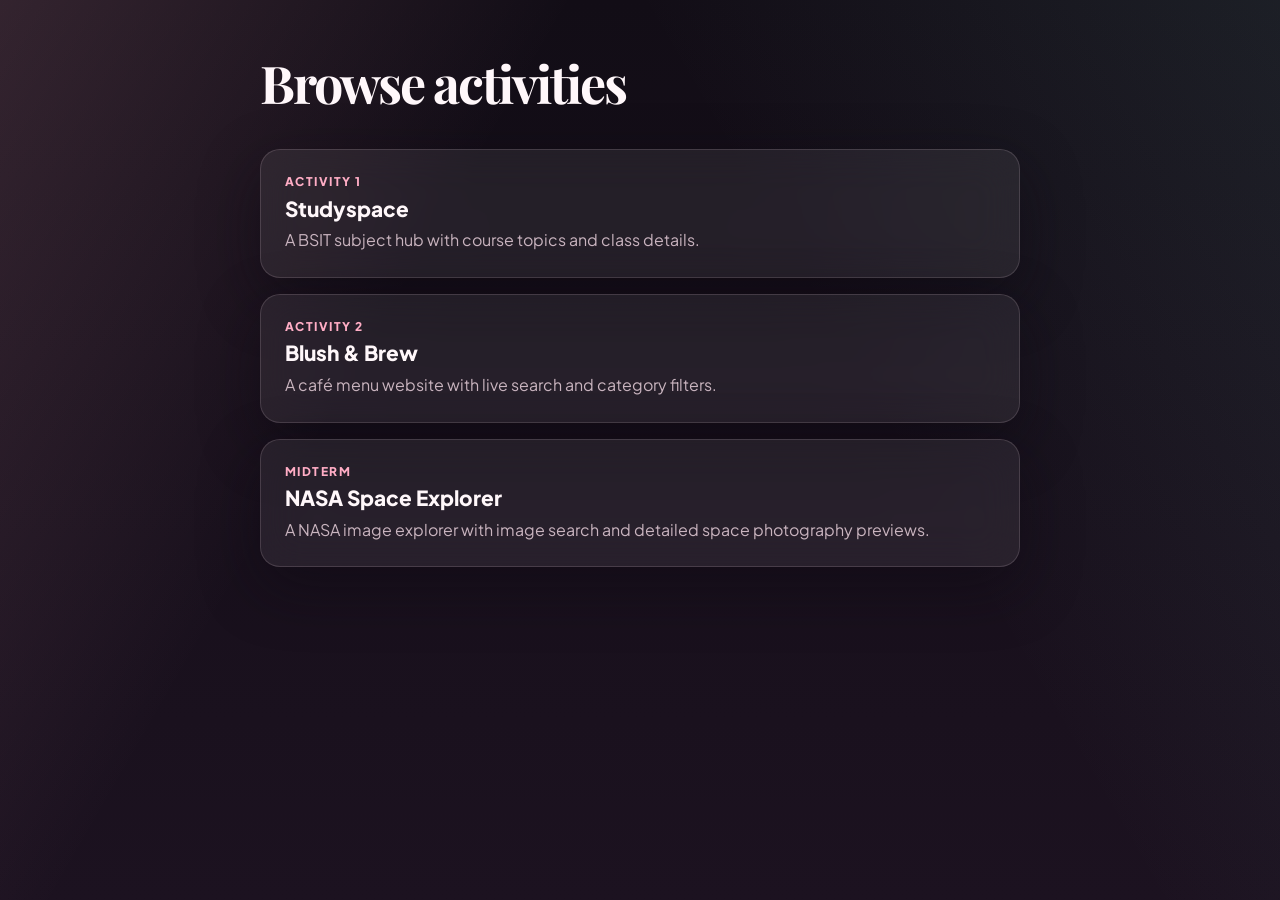
<file: index.html>
<!DOCTYPE html>
<html lang="en">
<head>
  <meta charset="UTF-8">
  <meta name="viewport" content="width=device-width, initial-scale=1">
  <meta name="description" content="Browse activities and student projects.">
  <title>Activities</title>

  <link rel="preconnect" href="https://fonts.googleapis.com">
  <link rel="preconnect" href="https://fonts.gstatic.com" crossorigin>
  <link href="https://fonts.googleapis.com/css2?family=Inter:wght@400;500;600;700;800&family=Playfair+Display:wght@700;800&family=Plus+Jakarta+Sans:wght@400;500;600;700;800&display=swap" rel="stylesheet">

  <style>
    :root {
      color-scheme: dark;
      --bg: #120d16;
      --bg-soft: #1c1220;
      --panel: rgba(255, 246, 250, 0.07);
      --text: #fff7fa;
      --muted: #c9b4bf;
      --line: rgba(255, 228, 238, 0.15);
      --rose: #ffadc5;
      --rose-deep: #d86691;

      font-family: "Plus Jakarta Sans", "Inter", system-ui, sans-serif;
      color: var(--text);
      background: var(--bg);
    }

    * {
      box-sizing: border-box;
    }

    body {
      min-height: 100vh;
      margin: 0;
      padding: 3rem 1.25rem;
      overflow-x: clip;
      background:
        linear-gradient(120deg, rgba(255, 173, 197, 0.14), transparent 32%),
        linear-gradient(240deg, rgba(133, 212, 201, 0.09), transparent 36%),
        linear-gradient(180deg, var(--bg), var(--bg-soft));
    }

    .ambient {
      position: fixed;
      z-index: -1;
      width: 45vw;
      height: 24rem;
      border-radius: 50%;
      filter: blur(80px);
      pointer-events: none;
    }

    .ambient-one {
      top: 4rem;
      left: -14vw;
      background: radial-gradient(
        ellipse,
        rgba(255, 173, 197, 0.22),
        transparent 70%
      );
    }

    .ambient-two {
      right: -12vw;
      bottom: 2rem;
      background: radial-gradient(
        ellipse,
        rgba(133, 212, 201, 0.16),
        transparent 70%
      );
    }

    .page-frame {
      position: fixed;
      z-index: -1;
      inset: 0.8rem;
      border: 1px solid rgba(255, 228, 238, 0.08);
      border-radius: 0.5rem;
      pointer-events: none;
    }

    main {
      width: min(100%, 760px);
      margin: 0 auto;
    }

    h1 {
      margin: 0 0 2rem;
      font-family: "Playfair Display", Georgia, serif;
      font-size: clamp(2rem, 6vw, 3.25rem);
      letter-spacing: -0.04em;
    }

    .activity-card {
      display: flex;
      align-items: center;
      justify-content: space-between;
      gap: 1rem;
      padding: 1.5rem;
      border: 1px solid var(--line);
      border-radius: 1.25rem;
      background: var(--panel);
      box-shadow: 0 20px 60px rgba(14, 8, 18, 0.45);
      color: var(--text);
      text-decoration: none;
      -webkit-backdrop-filter: blur(20px);
      backdrop-filter: blur(20px);
      transition:
        transform 0.22s ease,
        border-color 0.22s ease,
        box-shadow 0.22s ease;
    }

    .activity-card + .activity-card {
      margin-top: 1rem;
    }

    .activity-card:hover {
      transform: translateY(-4px);
      border-color: rgba(255, 173, 197, 0.4);
      box-shadow: 0 18px 42px rgba(255, 173, 197, 0.18);
    }

    .activity-card:focus-visible {
      outline: 2px solid var(--rose);
      outline-offset: 3px;
    }

    .activity-number {
      display: block;
      margin-bottom: 0.35rem;
      color: var(--rose);
      font-size: 0.75rem;
      font-weight: 800;
      letter-spacing: 0.12em;
      text-transform: uppercase;
    }

    h2 {
      margin: 0;
      font-size: 1.3rem;
      font-weight: 800;
    }

    .activity-description {
      margin: 0.35rem 0 0;
      color: var(--muted);
      line-height: 1.6;
    }

    @media (max-width: 520px) {
      body {
        padding-top: 2rem;
      }

      .activity-card {
        align-items: flex-start;
        padding: 1.2rem;
      }
    }

    @media (prefers-reduced-motion: reduce) {
      .activity-card {
        transition: none;
      }

      .activity-card:hover {
        transform: none;
      }
    }
  </style>
</head>

<body>
  <div class="ambient ambient-one" aria-hidden="true"></div>
  <div class="ambient ambient-two" aria-hidden="true"></div>
  <div class="page-frame" aria-hidden="true"></div>

  <main>
    <h1>Browse activities</h1>

    <a class="activity-card" href="activity-1/">
      <span>
        <strong class="activity-number">Activity 1</strong>
        <h2>Studyspace</h2>
        <p class="activity-description">
          A BSIT subject hub with course topics and class details.
        </p>
      </span>
    </a>

    <a class="activity-card" href="activity-2/">
      <span>
        <strong class="activity-number">Activity 2</strong>
        <h2>Blush &amp; Brew</h2>
        <p class="activity-description">
          A café menu website with live search and category filters.
        </p>
      </span>
    </a>

    <a class="activity-card" href="midterm/">
      <span>
        <strong class="activity-number">Midterm</strong>
        <h2>NASA Space Explorer</h2>
        <p class="activity-description">
          A NASA image explorer with image search and detailed space photography previews.
        </p>
      </span>
    </a>

  </main>
</body>
</html>
</file>
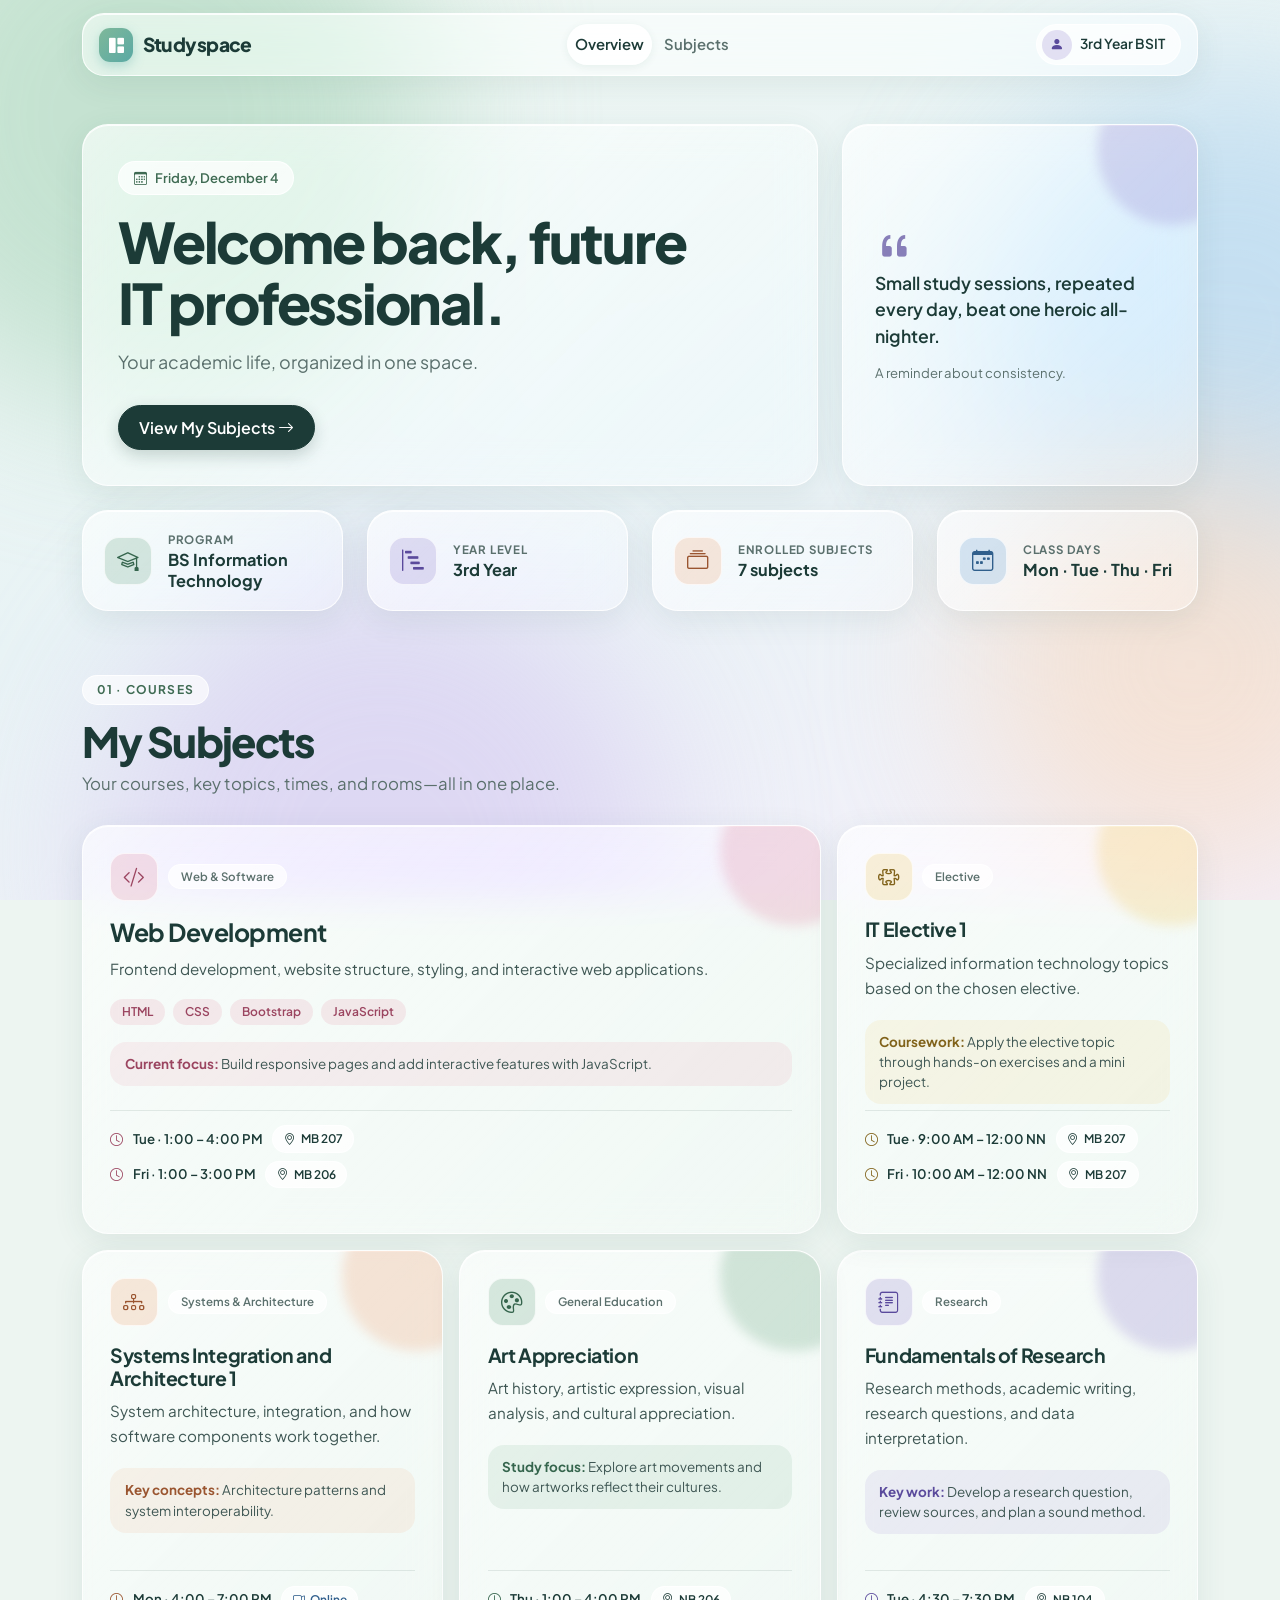
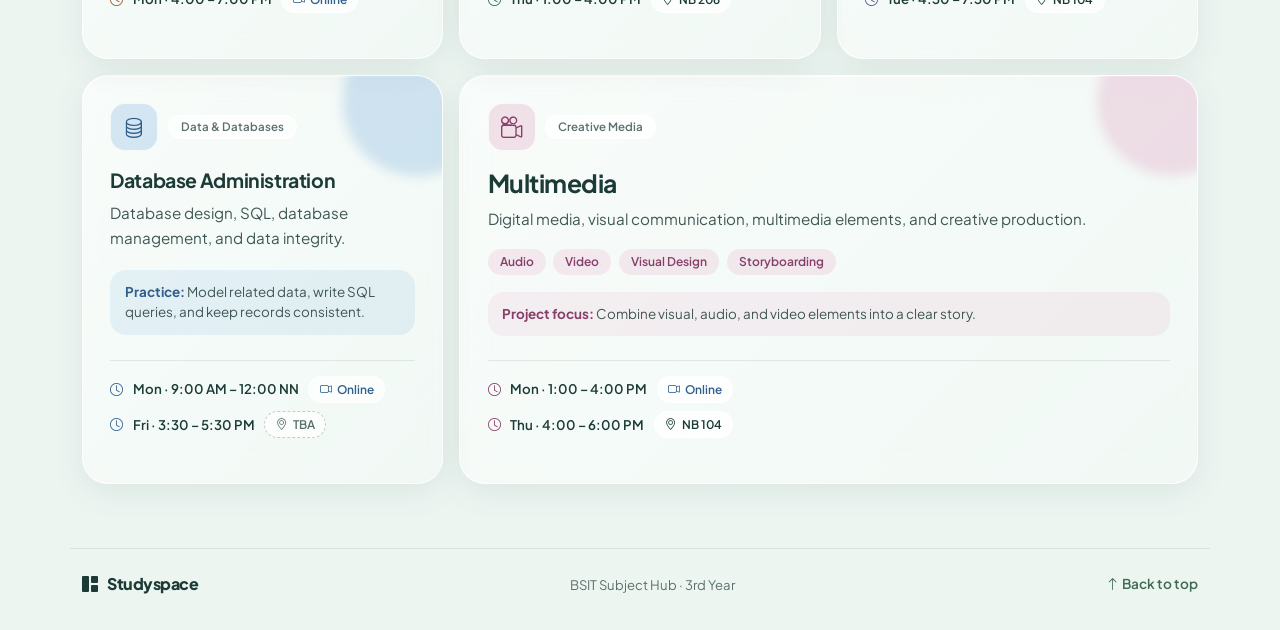
<file: activity-1/index.html>
<!DOCTYPE html>
<html lang="en" data-bs-theme="light">
<head>
  <meta charset="UTF-8">
  <meta name="viewport" content="width=device-width, initial-scale=1">
  <meta name="description" content="Studyspace — a subject hub for a 3rd-year BSIT student, with course topics and class meeting details.">
  <title>Studyspace — BSIT Subject Hub</title>

  <link rel="preconnect" href="https://fonts.googleapis.com">
  <link rel="preconnect" href="https://fonts.gstatic.com" crossorigin>
  <link href="https://fonts.googleapis.com/css2?family=Plus+Jakarta+Sans:wght@400;500;600;700;800&display=swap" rel="stylesheet">

  <link href="https://cdn.jsdelivr.net/npm/bootstrap@5.3.3/dist/css/bootstrap.min.css" rel="stylesheet">

  <link href="https://cdn.jsdelivr.net/npm/bootstrap-icons@1.11.3/font/bootstrap-icons.min.css" rel="stylesheet">

  <link rel="stylesheet" href="css/style.css">
</head>
<body>

  <div class="ambient" aria-hidden="true">
    <span class="blob blob-sage"></span>
    <span class="blob blob-sky"></span>
    <span class="blob blob-lavender"></span>
    <span class="blob blob-peach"></span>
  </div>

  <header class="sticky-top nav-wrap">
    <div class="container">
      <nav class="navbar navbar-expand-lg studyspace-nav" aria-label="Main navigation">
        <a class="navbar-brand wordmark" href="#overview">
          <span class="wordmark-mark"><i class="bi bi-grid-1x2-fill" aria-hidden="true"></i></span>
          Studyspace
        </a>

        <button class="navbar-toggler border-0 shadow-none" type="button"
                data-bs-toggle="collapse" data-bs-target="#mainNav"
                aria-controls="mainNav" aria-expanded="false" aria-label="Toggle navigation menu">
          <i class="bi bi-list fs-2" aria-hidden="true"></i>
        </button>

        <div class="collapse navbar-collapse" id="mainNav">
          <ul class="navbar-nav mx-lg-auto gap-lg-1 py-3 py-lg-0">
            <li class="nav-item"><a class="nav-link" href="#overview">Overview</a></li>
            <li class="nav-item"><a class="nav-link" href="#planner">Subjects</a></li>
          </ul>

          <div class="profile-pill d-inline-flex align-items-center gap-2 mb-3 mb-lg-0">
            <span class="profile-avatar"><i class="bi bi-person-fill" aria-hidden="true"></i></span>
            <span class="profile-text">3rd Year BSIT</span>
          </div>
        </div>
      </nav>
    </div>
  </header>

  <main>

    <section id="overview" class="page-section pt-4 pt-lg-5" aria-labelledby="welcome-heading">
      <div class="container">

        <div class="row g-3 g-lg-4">
          <div class="col-12 col-lg-8">
            <div class="bento-card welcome-card h-100">
              <span class="date-chip">
                <i class="bi bi-calendar3" aria-hidden="true"></i>
                <span id="today-label">3rd Year · BSIT</span>
              </span>
              <h1 id="welcome-heading" class="display-heading">Welcome back, future IT&nbsp;professional.</h1>
              <p class="lead-text">Your academic life, organized in one space.</p>
              <div class="d-flex flex-wrap gap-2 mt-auto">
                <a href="#planner" class="btn btn-ink">View My Subjects <i class="bi bi-arrow-right" aria-hidden="true"></i></a>
              </div>
            </div>
          </div>

          <div class="col-12 col-lg-4">
            <figure class="bento-card quote-card accent-lavender h-100 mb-0">
              <i class="bi bi-quote quote-icon" aria-hidden="true"></i>
              <blockquote class="quote-text">Small study sessions, repeated every day, beat one heroic all-nighter.</blockquote>
              <figcaption class="meta-text">A reminder about consistency.</figcaption>
            </figure>
          </div>

          <div class="col-12 col-sm-6 col-lg-3">
            <div class="bento-card fact-card accent-sage h-100">
              <span class="subject-icon"><i class="bi bi-mortarboard" aria-hidden="true"></i></span>
              <div><span class="stat-label">Program</span><span class="fact-value">BS Information Technology</span></div>
            </div>
          </div>
          <div class="col-12 col-sm-6 col-lg-3">
            <div class="bento-card fact-card accent-lavender h-100">
              <span class="subject-icon"><i class="bi bi-bar-chart-steps" aria-hidden="true"></i></span>
              <div><span class="stat-label">Year Level</span><span class="fact-value">3rd Year</span></div>
            </div>
          </div>
          <div class="col-12 col-sm-6 col-lg-3">
            <div class="bento-card fact-card accent-peach h-100">
              <span class="subject-icon"><i class="bi bi-collection" aria-hidden="true"></i></span>
              <div><span class="stat-label">Enrolled Subjects</span><span class="fact-value">7 subjects</span></div>
            </div>
          </div>
          <div class="col-12 col-sm-6 col-lg-3">
            <div class="bento-card fact-card accent-blue h-100">
              <span class="subject-icon"><i class="bi bi-calendar-week" aria-hidden="true"></i></span>
              <div><span class="stat-label">Class Days</span><span class="fact-value">Mon · Tue · Thu · Fri</span></div>
            </div>
          </div>
        </div>

      </div>
    </section>

    <section id="planner" class="page-section" aria-labelledby="subjects-heading">
      <div class="container">
        <div class="section-head">
          <span class="section-eyebrow">01 · Courses</span>
          <h2 id="subjects-heading" class="section-title">My Subjects</h2>
          <p class="section-subtitle">Your courses, key topics, times, and rooms—all in one place.</p>
        </div>

        <div class="subject-grid planner-grid">

          <div class="subject-grid-item planner-web">
            <article class="bento-card subject-card accent-rose subject-featured h-100">
              <div class="subject-top">
                <span class="subject-icon"><i class="bi bi-code-slash" aria-hidden="true"></i></span>
                <span class="badge category-badge">Web &amp; Software</span>
              </div>
              <h3 class="subject-name">Web Development</h3>
              <p class="body-text">Frontend development, website structure, styling, and interactive web applications.</p>
              <ul class="list-inline keyword-list">
                <li class="list-inline-item">HTML</li>
                <li class="list-inline-item">CSS</li>
                <li class="list-inline-item">Bootstrap</li>
                <li class="list-inline-item">JavaScript</li>
              </ul>
              <p class="subject-note"><strong>Current focus:</strong> Build responsive pages and add interactive features with JavaScript.</p>
              <ul class="list-unstyled meet-list mt-auto">
                <li><i class="bi bi-clock" aria-hidden="true"></i><span class="meet-time">Tue · 1:00 – 4:00 PM</span><span class="place-chip place-room"><i class="bi bi-geo-alt" aria-hidden="true"></i> MB 207</span></li>
                <li><i class="bi bi-clock" aria-hidden="true"></i><span class="meet-time">Fri · 1:00 – 3:00 PM</span><span class="place-chip place-room"><i class="bi bi-geo-alt" aria-hidden="true"></i> MB 206</span></li>
              </ul>
            </article>
          </div>
          <div class="subject-grid-item planner-research">
            <article class="bento-card subject-card accent-lavender h-100">
              <div class="subject-top">
                <span class="subject-icon"><i class="bi bi-journal-text" aria-hidden="true"></i></span>
                <span class="badge category-badge">Research</span>
              </div>
              <h3 class="subject-name">Fundamentals of Research</h3>
              <p class="body-text">Research methods, academic writing, research questions, and data interpretation.</p>
              <p class="subject-note"><strong>Key work:</strong> Develop a research question, review sources, and plan a sound method.</p>
              <ul class="list-unstyled meet-list mt-auto">
                <li><i class="bi bi-clock" aria-hidden="true"></i><span class="meet-time">Tue · 4:30 – 7:30 PM</span><span class="place-chip place-room"><i class="bi bi-geo-alt" aria-hidden="true"></i> NB 104</span></li>
              </ul>
            </article>
          </div>
          <div class="subject-grid-item planner-multimedia">
            <article class="bento-card subject-card accent-pink subject-featured h-100">
              <div class="subject-top">
                <span class="subject-icon"><i class="bi bi-camera-reels" aria-hidden="true"></i></span>
                <span class="badge category-badge">Creative Media</span>
              </div>
              <h3 class="subject-name">Multimedia</h3>
              <p class="body-text">Digital media, visual communication, multimedia elements, and creative production.</p>
              <ul class="list-inline keyword-list">
                <li class="list-inline-item">Audio</li>
                <li class="list-inline-item">Video</li>
                <li class="list-inline-item">Visual Design</li>
                <li class="list-inline-item">Storyboarding</li>
              </ul>
              <p class="subject-note"><strong>Project focus:</strong> Combine visual, audio, and video elements into a clear story.</p>
              <ul class="list-unstyled meet-list mt-auto">
                <li><i class="bi bi-clock" aria-hidden="true"></i><span class="meet-time">Mon · 1:00 – 4:00 PM</span><span class="place-chip place-online"><i class="bi bi-camera-video" aria-hidden="true"></i> Online</span></li>
                <li><i class="bi bi-clock" aria-hidden="true"></i><span class="meet-time">Thu · 4:00 – 6:00 PM</span><span class="place-chip place-room"><i class="bi bi-geo-alt" aria-hidden="true"></i> NB 104</span></li>
              </ul>
            </article>
          </div>
          <div class="subject-grid-item planner-database">
            <article class="bento-card subject-card accent-blue h-100">
              <div class="subject-top">
                <span class="subject-icon"><i class="bi bi-database" aria-hidden="true"></i></span>
                <span class="badge category-badge">Data &amp; Databases</span>
              </div>
              <h3 class="subject-name">Database Administration</h3>
              <p class="body-text">Database design, SQL, database management, and data integrity.</p>
              <p class="subject-note"><strong>Practice:</strong> Model related data, write SQL queries, and keep records consistent.</p>
              <ul class="list-unstyled meet-list mt-auto">
                <li><i class="bi bi-clock" aria-hidden="true"></i><span class="meet-time">Mon · 9:00 AM – 12:00 NN</span><span class="place-chip place-online"><i class="bi bi-camera-video" aria-hidden="true"></i> Online</span></li>
                <li><i class="bi bi-clock" aria-hidden="true"></i><span class="meet-time">Fri · 3:30 – 5:30 PM</span><span class="place-chip place-tba"><i class="bi bi-geo-alt" aria-hidden="true"></i> TBA</span></li>
              </ul>
            </article>
          </div>
          <div class="subject-grid-item planner-elective">
            <article class="bento-card subject-card accent-yellow h-100">
              <div class="subject-top">
                <span class="subject-icon"><i class="bi bi-puzzle" aria-hidden="true"></i></span>
                <span class="badge category-badge">Elective</span>
              </div>
              <h3 class="subject-name">IT Elective 1</h3>
              <p class="body-text">Specialized information technology topics based on the chosen elective.</p>
              <p class="subject-note"><strong>Coursework:</strong> Apply the elective topic through hands-on exercises and a mini project.</p>
              <ul class="list-unstyled meet-list mt-auto">
                <li><i class="bi bi-clock" aria-hidden="true"></i><span class="meet-time">Tue · 9:00 AM – 12:00 NN</span><span class="place-chip place-room"><i class="bi bi-geo-alt" aria-hidden="true"></i> MB 207</span></li>
                <li><i class="bi bi-clock" aria-hidden="true"></i><span class="meet-time">Fri · 10:00 AM – 12:00 NN</span><span class="place-chip place-room"><i class="bi bi-geo-alt" aria-hidden="true"></i> MB 207</span></li>
              </ul>
            </article>
          </div>
          <div class="subject-grid-item planner-sia">
            <article class="bento-card subject-card accent-peach h-100">
              <div class="subject-top">
                <span class="subject-icon"><i class="bi bi-diagram-3" aria-hidden="true"></i></span>
                <span class="badge category-badge">Systems &amp; Architecture</span>
              </div>
              <h3 class="subject-name">Systems Integration and Architecture 1</h3>
              <p class="body-text">System architecture, integration, and how software components work together.</p>
              <p class="subject-note"><strong>Key concepts:</strong> Architecture patterns and system interoperability.</p>
              <ul class="list-unstyled meet-list mt-auto">
                <li><i class="bi bi-clock" aria-hidden="true"></i><span class="meet-time">Mon · 4:00 – 7:00 PM</span><span class="place-chip place-online"><i class="bi bi-camera-video" aria-hidden="true"></i> Online</span></li>
              </ul>
            </article>
          </div>
          <div class="subject-grid-item planner-art">
            <article class="bento-card subject-card accent-sage h-100">
              <div class="subject-top">
                <span class="subject-icon"><i class="bi bi-palette" aria-hidden="true"></i></span>
                <span class="badge category-badge">General Education</span>
              </div>
              <h3 class="subject-name">Art Appreciation</h3>
              <p class="body-text">Art history, artistic expression, visual analysis, and cultural appreciation.</p>
              <p class="subject-note"><strong>Study focus:</strong> Explore art movements and how artworks reflect their cultures.</p>
              <ul class="list-unstyled meet-list mt-auto">
                <li><i class="bi bi-clock" aria-hidden="true"></i><span class="meet-time">Thu · 1:00 – 4:00 PM</span><span class="place-chip place-room"><i class="bi bi-geo-alt" aria-hidden="true"></i> NB 206</span></li>
              </ul>
            </article>
          </div>
        </div>
    </section>

  </main>

  <footer class="site-footer">
    <div class="container d-flex flex-column flex-md-row justify-content-between align-items-md-center gap-2">
      <span class="wordmark small-wordmark"><i class="bi bi-grid-1x2-fill" aria-hidden="true"></i> Studyspace</span>
      <span class="meta-text">BSIT Subject Hub · 3rd Year</span>
      <a href="#overview" class="meta-link"><i class="bi bi-arrow-up" aria-hidden="true"></i> Back to top</a>
    </div>
  </footer>

  <script src="https://cdn.jsdelivr.net/npm/bootstrap@5.3.3/dist/js/bootstrap.bundle.min.js"></script>
  <script src="js/script.js"></script>
</body>
</html>
</file>
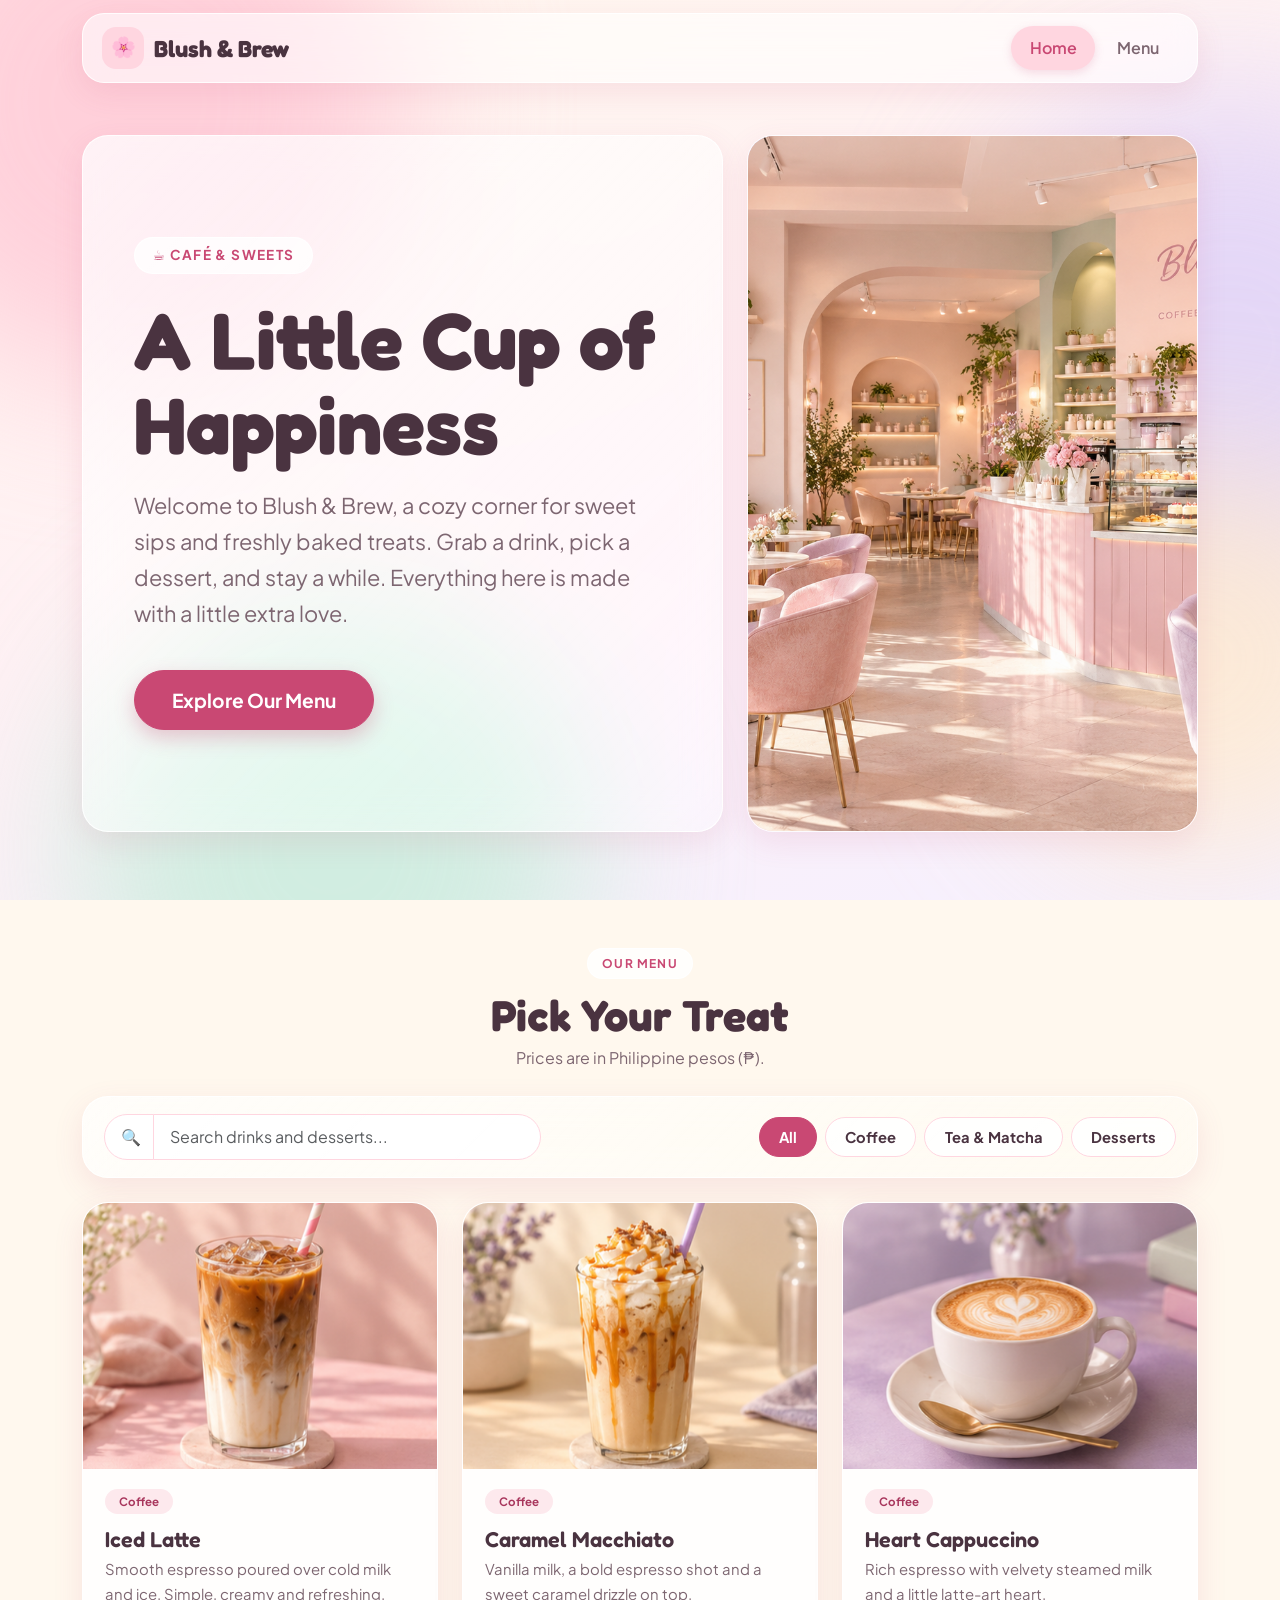
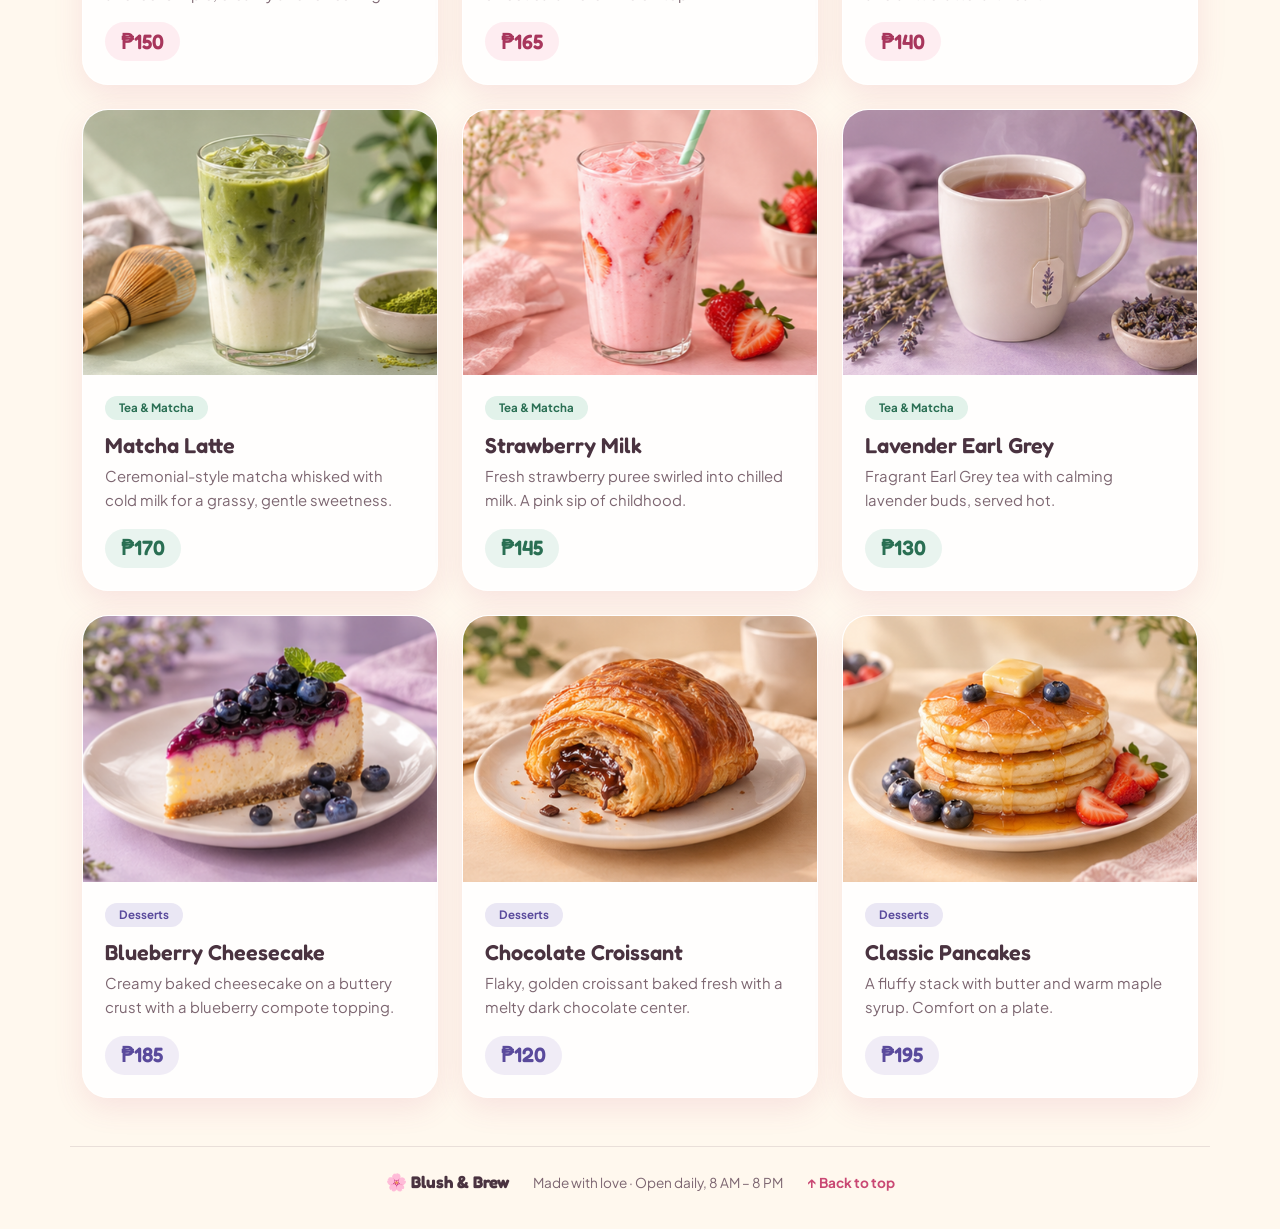
<file: activity-2/index.html>
<!doctype html>
<html lang="en" data-bs-theme="light">
  <head>
    <title>Blush &amp; Brew | Café Menu</title>
    <meta charset="utf-8" />
    <meta name="viewport" content="width=device-width, initial-scale=1" />
    <meta
      name="description"
      content="Blush & Brew — a cozy pastel café serving coffee, tea, matcha and sweet desserts."
    />
    <link
      rel="icon"
      href="data:image/svg+xml,<svg xmlns='http://www.w3.org/2000/svg' viewBox='0 0 100 100'><text y='.9em' font-size='90'>🌸</text></svg>"
    />

    <link rel="preconnect" href="https://fonts.googleapis.com" />
    <link rel="preconnect" href="https://fonts.gstatic.com" crossorigin />
    <link
      href="https://fonts.googleapis.com/css2?family=Fredoka:wght@500;600;700&family=Plus+Jakarta+Sans:wght@400;500;600;700;800&display=swap"
      rel="stylesheet"
    />

    <link
      href="https://cdn.jsdelivr.net/npm/bootstrap@5.3.8/dist/css/bootstrap.min.css"
      rel="stylesheet"
      integrity="sha384-sRIl4kxILFvY47J16cr9ZwB07vP4J8+LH7qKQnuqkuIAvNWLzeN8tE5YBujZqJLB"
      crossorigin="anonymous"
    />

    <link rel="stylesheet" href="style.css" />
  </head>

  <body>
    <div class="ambient" aria-hidden="true">
      <span class="blob blob-blush"></span>
      <span class="blob blob-lavender"></span>
      <span class="blob blob-mint"></span>
      <span class="blob blob-cream"></span>
    </div>

    <header class="sticky-top nav-wrap">
      <div class="container">
        <nav class="cafe-nav d-flex align-items-center justify-content-between" aria-label="Main navigation">
          <a class="wordmark" href="#home">
            <span class="wordmark-mark">🌸</span>
            Blush &amp; Brew
          </a>
          <div class="d-flex gap-1">
            <a class="nav-pill active" href="#home">Home</a>
            <a class="nav-pill" href="#menu">Menu</a>
          </div>
        </nav>
      </div>
    </header>

    <main>
      <section id="home" class="hero-section">
        <div class="container">
          <div class="row g-4 align-items-stretch hero-row">
            <div class="col-12 col-lg-7">
              <div class="glass-card hero-card h-100">
                <span class="eyebrow">☕ Café &amp; Sweets</span>
                <h1 class="hero-title">A Little Cup of Happiness</h1>
                <p class="hero-text">
                  Welcome to Blush &amp; Brew, a cozy corner for sweet sips and
                  freshly baked treats. Grab a drink, pick a dessert, and stay
                  a while. Everything here is made with a little extra love.
                </p>
                <div>
                  <a href="#menu" class="btn btn-blush btn-lg">Explore Our Menu</a>
                </div>
              </div>
            </div>

            <div class="col-12 col-lg-5">
              <div class="glass-card hero-art h-100">
                <img src="images/home.png" class="hero-photo" alt="Blush &amp; Brew drinks and desserts" />
              </div>
            </div>
          </div>
        </div>
      </section>

      <section id="menu" class="py-5">
        <div class="container">
          <div class="text-center mb-4">
            <span class="eyebrow">Our Menu</span>
            <h2 class="section-title">Pick Your Treat</h2>
            <p class="section-subtitle">Prices are in Philippine pesos (₱).</p>
          </div>

          <div class="glass-card filter-card mb-4">
            <div class="row g-3 align-items-center">
              <div class="col-12 col-lg-5">
                <label for="search" class="visually-hidden">Search the menu</label>
                <div class="input-group search-group">
                  <span class="input-group-text">🔍</span>
                  <input
                    type="text"
                    id="search"
                    class="form-control"
                    placeholder="Search drinks and desserts..."
                  />
                </div>
              </div>
              <div class="col-12 col-lg-7">
                <div class="d-flex flex-wrap gap-2 justify-content-lg-end" id="filters">
                  <button type="button" class="btn btn-filter active" data-category="All">All</button>
                  <button type="button" class="btn btn-filter" data-category="Coffee">Coffee</button>
                  <button type="button" class="btn btn-filter" data-category="Tea & Matcha">Tea &amp; Matcha</button>
                  <button type="button" class="btn btn-filter" data-category="Desserts">Desserts</button>
                </div>
              </div>
            </div>
          </div>

          <div id="message" class="message-box text-center" aria-live="polite">
            Brewing the menu... ☕
          </div>

          <div class="row g-4" id="parent">
          </div>
        </div>
      </section>
    </main>

    <footer class="site-footer">
      <div class="container d-flex flex-column flex-lg-row justify-content-center align-items-center text-center gap-2 gap-lg-4">
        <span class="wordmark small-wordmark">🌸 Blush &amp; Brew</span>
        <span class="meta-text">Made with love · Open daily, 8 AM – 8 PM</span>
        <a href="#home" class="meta-link">↑ Back to top</a>
      </div>
    </footer>

    <script
      src="https://cdn.jsdelivr.net/npm/bootstrap@5.3.8/dist/js/bootstrap.bundle.min.js"
      integrity="sha384-FKyoEForCGlyvwx9Hj09JcYn3nv7wiPVlz7YYwJrWVcXK/BmnVDxM+D2scQbITxI"
      crossorigin="anonymous"
    ></script>
    <script src="script.js"></script>
  </body>
</html>
</file>
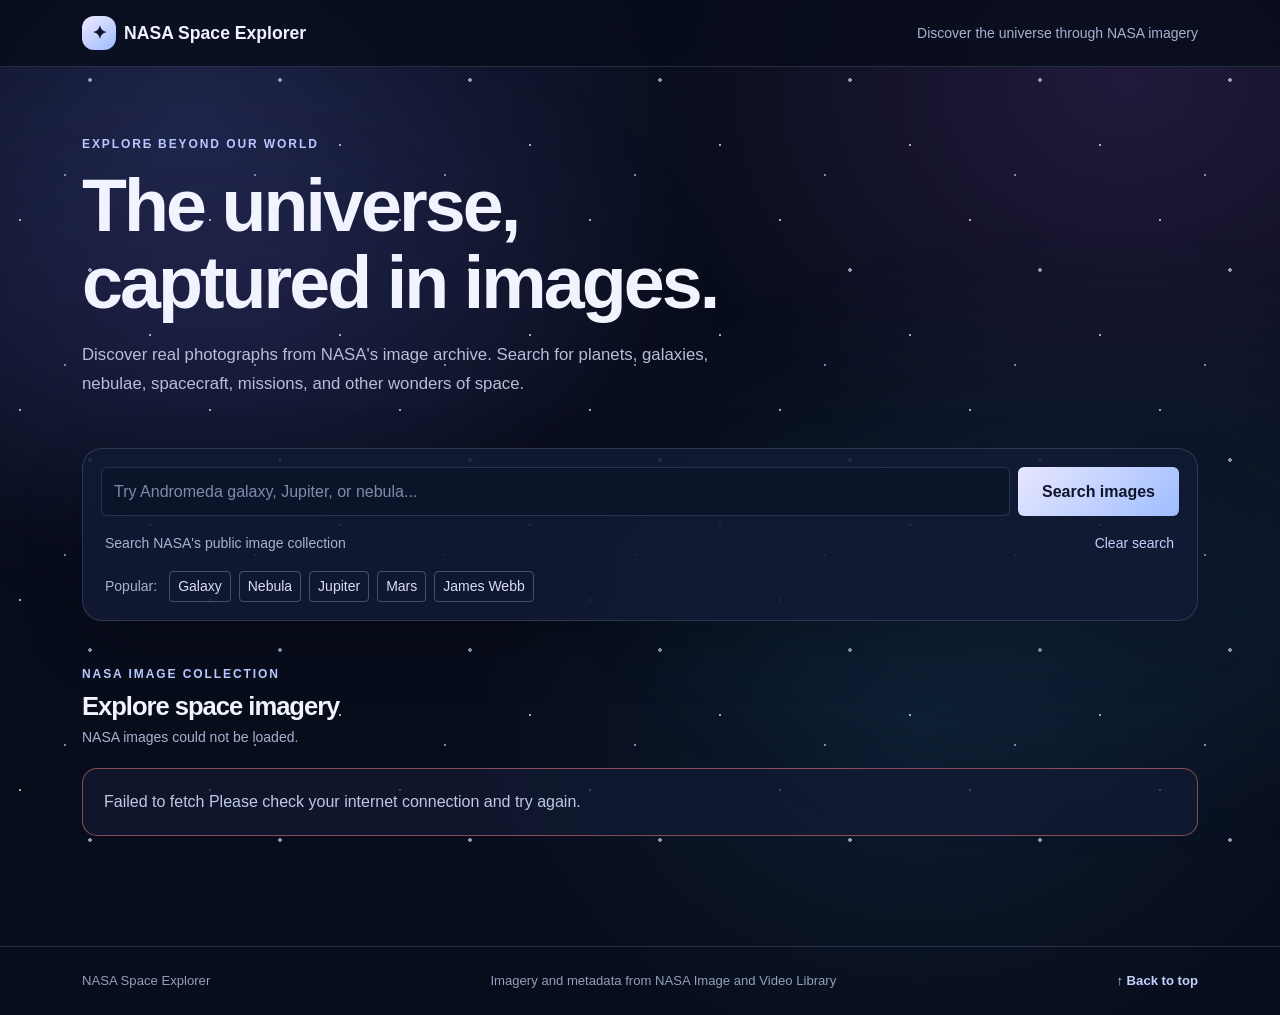
<file: midterm/index.html>
<!doctype html>
<html lang="en">

<head>
  <meta charset="utf-8">
  <meta name="viewport" content="width=device-width, initial-scale=1">
  <title>NASA Space Explorer</title>
  <meta name="description" content="Search and explore images from NASA's public image collection.">
  <link href="https://cdn.jsdelivr.net/npm/bootstrap@5.3.8/dist/css/bootstrap.min.css" rel="stylesheet"
    integrity="sha384-sRIl4kxILFvY47J16cr9ZwB07vP4J8+LH7qKQnuqkuIAvNWLzeN8tE5YBujZqJLB" crossorigin="anonymous">

  <style>
    :root {
      --page: #080d1c;
      --panel: rgba(18, 27, 52, 0.88);
      --line: rgba(190, 204, 255, 0.16);
      --text: #f1f3ff;
      --muted: #a7b2d0;
      --accent: #b8c7ff;
    }

    * {
      box-sizing: border-box;
    }

    html {
      scroll-behavior: smooth;
    }

    body {
      display: flex;
      flex-direction: column;
      min-height: 100vh;
      isolation: isolate;
      position: relative;
      overflow-x: hidden;
      background:
        radial-gradient(ellipse at 15% 12%, rgba(70, 83, 160, 0.32), transparent 34%),
        radial-gradient(ellipse at 88% 8%, rgba(108, 65, 151, 0.25), transparent 30%),
        radial-gradient(ellipse at 72% 72%, rgba(35, 103, 145, 0.16), transparent 34%),
        var(--page);
      color: var(--text);
      font-family: Arial, sans-serif;
    }

    body::before {
      content: "";
      position: fixed;
      inset: 0;
      z-index: -1;
      pointer-events: none;
      opacity: 0.65;
      background-image:
        radial-gradient(1px 1px at 20px 30px, #ffffff 98%, transparent),
        radial-gradient(2px 2px at 90px 80px, #dce5ff 98%, transparent),
        radial-gradient(1px 1px at 150px 145px, #ffffff 98%, transparent),
        radial-gradient(1px 1px at 65px 175px, #b8c7ff 98%, transparent);
      background-size: 190px 190px;
    }

    body::after {
      content: "";
      position: fixed;
      inset: -15%;
      z-index: -1;
      pointer-events: none;
      filter: blur(35px);
      background:
        radial-gradient(ellipse at 25% 38%, rgba(104, 83, 190, 0.12), transparent 28%),
        radial-gradient(ellipse at 78% 58%, rgba(54, 129, 178, 0.12), transparent 30%);
    }

    h1,
    h2,
    h3 {
      letter-spacing: -0.04em;
    }

    .main {
      flex: 1 0 auto;
      width: 100%;
    }

    .muted {
      color: var(--muted);
    }

    .eyebrow {
      color: var(--accent);
      font-size: 0.75rem;
      font-weight: 700;
      letter-spacing: 0.16em;
      text-transform: uppercase;
    }

    .status {
      padding: 21px;
      border: 1px solid var(--line);
      border-radius: 15px;
      background: rgba(18, 27, 52, 0.72);
      color: #c0c9e1;
    }

    .navbar {
      border-bottom: 1px solid var(--line);
      background: rgba(8, 13, 28, 0.82);
      backdrop-filter: blur(16px);
    }

    .brand {
      color: var(--text);
      font-size: 1.1rem;
      font-weight: 700;
      text-decoration: none;
    }

    .brand-mark {
      display: inline-grid;
      place-items: center;
      width: 34px;
      height: 34px;
      margin-right: 8px;
      border-radius: 12px;
      color: #10152c;
      background: linear-gradient(145deg, #f0eaff, #9dbbff);
    }

    .hero {
      padding: 68px 0 34px;
    }

    .hero h1 {
      max-width: 760px;
      margin: 14px 0 18px;
      font-size: clamp(2.5rem, 6vw, 4.6rem);
      font-weight: 800;
      line-height: 1.05;
    }

    .hero p {
      max-width: 650px;
      color: #b6bfd8;
      font-size: 1.05rem;
      line-height: 1.75;
    }

    .search-panel {
      padding: 18px;
      border: 1px solid var(--line);
      border-radius: 20px;
      background: var(--panel);
      box-shadow: 0 22px 60px rgba(0, 0, 0, 0.22);
    }

    .form-control {
      min-height: 49px;
      border: 1px solid var(--line);
      background: #0c1429;
      color: var(--text);
    }

    .form-control::placeholder {
      color: #7f8baa;
    }

    .form-control:focus {
      border-color: #a9bcff;
      background: #0c1429;
      color: var(--text);
      box-shadow: 0 0 0 0.2rem rgba(169, 188, 255, 0.12);
    }

    .btn-search {
      min-height: 49px;
      padding: 0 24px;
      border: 0;
      background: linear-gradient(135deg, #e8e7ff, #9ebdff);
      color: #10152c;
      font-weight: 700;
    }

    .btn-search:hover {
      color: #10152c;
      filter: brightness(1.08);
    }

    .clear-button,
    .clear-button:hover {
      color: #c4d0ff;
    }

    .quick-search {
      border-color: rgba(194, 204, 255, 0.3);
      color: #d8def5;
    }

    .quick-search:hover {
      border-color: #c4d0ff;
      background: rgba(178, 194, 255, 0.12);
      color: white;
    }

    .section-head {
      margin: 44px 0 20px;
    }

    .section-head h2 {
      margin: 0 0 5px;
      font-size: 1.6rem;
      font-weight: 800;
    }

    .image-card {
      height: 100%;
      overflow: hidden;
      border: 1px solid var(--line);
      border-radius: 17px;
      background: linear-gradient(150deg, rgba(24, 34, 64, 0.96), rgba(13, 21, 42, 0.96));
      transition: transform 0.2s ease, border-color 0.2s ease;
    }

    .image-card:hover {
      transform: translateY(-4px);
      border-color: rgba(181, 198, 255, 0.5);
    }

    .image-wrap {
      height: 220px;
      overflow: hidden;
      background: #0c1429;
    }

    .image-wrap img {
      display: block;
      width: 100%;
      height: 100%;
      object-fit: cover;
      transition: transform 0.3s ease;
    }

    .image-card:hover .image-wrap img {
      transform: scale(1.04);
    }

    .image-placeholder {
      display: grid;
      height: 100%;
      place-items: center;
      color: #aab8e8;
      font-size: 2rem;
    }

    .image-content {
      display: flex;
      min-height: 205px;
      flex-direction: column;
      padding: 18px;
    }

    .image-content h3 {
      margin: 0 0 9px;
      font-size: 1.05rem;
      font-weight: 700;
      line-height: 1.4;
    }

    .image-content p {
      margin: 0 0 15px;
      color: #b0bad3;
      font-size: 0.86rem;
      line-height: 1.6;
    }

    .image-meta {
      display: flex;
      align-items: center;
      justify-content: space-between;
      gap: 10px;
      margin-top: auto;
      padding-top: 12px;
      border-top: 1px solid var(--line);
      color: #9eabc9;
      font-size: 0.75rem;
    }

    .detail-link {
      color: #d1dcff;
      font-weight: 700;
      text-decoration: none;
      white-space: nowrap;
    }

    .detail-link:hover {
      color: white;
    }

    .pagination {
      gap: 7px;
      flex-wrap: wrap;
    }

    .pagination .page-item {
      margin: 0;
    }

    .pagination .page-link {
      min-width: 42px;
      min-height: 42px;
      display: grid;
      place-items: center;
      border: 1px solid var(--line);
      border-radius: 12px !important;
      background: rgba(18, 27, 52, 0.88);
      color: #d5ddf6;
      font-weight: 600;
      box-shadow: 0 5px 16px rgba(0, 0, 0, 0.12);
      transition: background 0.2s ease, border-color 0.2s ease, transform 0.2s ease;
    }

    .pagination .page-link:hover:not(:disabled) {
      border-color: rgba(196, 208, 255, 0.55);
      background: rgba(117, 133, 202, 0.2);
      color: #fff;
      transform: translateY(-2px);
    }

    .pagination .page-link:focus {
      box-shadow: 0 0 0 0.2rem rgba(169, 188, 255, 0.16);
    }

    .pagination .page-item.active .page-link {
      border-color: #c4d0ff;
      background: linear-gradient(135deg, #e8e7ff, #9ebdff);
      color: #10152c;
      box-shadow: 0 5px 18px rgba(158, 189, 255, 0.22);
    }

    .pagination .page-item.disabled .page-link,
    .pagination .page-link:disabled {
      border-color: rgba(190, 204, 255, 0.08);
      background: rgba(12, 20, 41, 0.55);
      color: #687594;
      box-shadow: none;
    }

    .pagination .page-item.ellipsis .page-link {
      min-width: 28px;
      border-color: transparent;
      background: transparent;
      box-shadow: none;
    }

    footer {
      flex-shrink: 0;
      margin-top: 70px;
      padding: 24px 0;
      border-top: 1px solid var(--line);
      color: #929fbd;
      font-size: 0.82rem;
    }

    .back-top {
      color: #c4d0ff;
      font-weight: 700;
      text-decoration: none;
    }

    .back-top:hover {
      color: #fff;
    }

    a:focus-visible,
    button:focus-visible {
      outline: 2px solid #c4d0ff;
      outline-offset: 3px;
    }
  </style>
</head>

<body>
  <nav class="navbar sticky-top">
    <div class="container py-2">
      <a class="brand" href="index.html"><span class="brand-mark">✦</span>NASA Space Explorer</a>
      <span class="small muted d-none d-sm-inline">Discover the universe through NASA imagery</span>
    </div>
  </nav>

  <main class="container main">
    <section class="hero">
      <div class="eyebrow">Explore beyond our world</div>
      <h1>The universe,<br>captured in images.</h1>
      <p>Discover real photographs from NASA's image archive. Search for planets, galaxies, nebulae, spacecraft, missions, and other wonders of space.</p>
    </section>

    <section class="search-panel" aria-label="Search NASA images">
      <form class="row g-2 align-items-center" onsubmit="submitSearch(event)">
        <div class="col-12 col-lg">
          <label class="visually-hidden" for="searchInput">Search NASA images</label>
          <input id="searchInput" class="form-control" type="search"
            placeholder="Try Andromeda galaxy, Jupiter, or nebula..." autocomplete="off" required>
        </div>
        <div class="col-12 col-lg-auto">
          <button class="btn btn-search w-100" type="submit">Search images</button>
        </div>
      </form>

      <div class="d-flex justify-content-between align-items-center flex-wrap gap-2 mt-3 px-1">
        <span class="small muted">Search NASA's public image collection</span>
        <button class="btn btn-sm btn-link clear-button text-decoration-none p-0" type="button" onclick="clearSearch()">Clear search</button>
      </div>

      <div class="d-flex flex-wrap gap-2 mt-3 px-1" aria-label="Popular searches">
        <span class="small muted align-self-center me-1">Popular:</span>
        <button class="btn btn-sm btn-outline-light quick-search" type="button" onclick="quickSearch('Galaxy')">Galaxy</button>
        <button class="btn btn-sm btn-outline-light quick-search" type="button" onclick="quickSearch('Nebula')">Nebula</button>
        <button class="btn btn-sm btn-outline-light quick-search" type="button" onclick="quickSearch('Jupiter')">Jupiter</button>
        <button class="btn btn-sm btn-outline-light quick-search" type="button" onclick="quickSearch('Mars')">Mars</button>
        <button class="btn btn-sm btn-outline-light quick-search" type="button" onclick="quickSearch('James Webb')">James Webb</button>
      </div>
    </section>

    <section aria-live="polite">
      <div class="section-head d-flex flex-column flex-sm-row align-items-start align-items-sm-end justify-content-between gap-3">
        <div>
          <div class="eyebrow mb-2">NASA image collection</div>
          <h2 id="listHeading">Explore space imagery</h2>
          <div id="resultSummary" class="muted small">Loading featured space images...</div>
        </div>
        <div id="pageSummary" class="small muted"></div>
      </div>

      <div id="statusArea" class="status mb-3">Loading images from NASA...</div>
      <div id="parent" class="row g-3"></div>

      <nav class="d-flex justify-content-center mt-4" aria-label="Image result pages">
        <ul id="pagination" class="pagination justify-content-center"></ul>
      </nav>
    </section>
  </main>

  <footer>
    <div class="container d-flex flex-wrap justify-content-center justify-content-sm-between text-center text-sm-start gap-2">
      <span>NASA Space Explorer</span>
      <span>Imagery and metadata from NASA Image and Video Library</span>
      <a class="back-top" href="#">↑ Back to top</a>
    </div>
  </footer>

  <script src="https://cdn.jsdelivr.net/npm/bootstrap@5.3.8/dist/js/bootstrap.bundle.min.js"
    integrity="sha384-FKyoEForCGlyvwx9Hj09JcYn3nv7wiPVlz7YYwJrWVcXK/BmnVDxM+D2scQbITxI"
    crossorigin="anonymous"></script>

  <script>
    const API_BASE = "https://images-api.nasa.gov";
    const DEFAULT_QUERY = "space";

    function escapeHtml(str){
      return String(str)
        .replace(/&/g, "&amp;")
        .replace(/</g, "&lt;")
        .replace(/>/g, "&gt;")
        .replace(/"/g, "&quot;");
    }

    var elParent = document.getElementById("parent");
    var elPagination = document.getElementById("pagination");
    var elSearchInput = document.getElementById("searchInput");
    var elStatusArea = document.getElementById("statusArea");
    var elResultSummary = document.getElementById("resultSummary");
    var elListHeading = document.getElementById("listHeading");
    var elPageSummary = document.getElementById("pageSummary");

    const queryString = window.location.search;
    const urlParams = new URLSearchParams(queryString);
    var isLatest = urlParams.get("latest") === "1" || !urlParams.has("q");
    var currentQuery = isLatest ? DEFAULT_QUERY : urlParams.get("q");
    var page = parseInt(urlParams.get("page")) || 1;

    var perPage = 15;
    var finalPage = 1;
    var latestImages = [];
    var requestNumber = 0;

    elSearchInput.value = isLatest ? "" : currentQuery;

    function showStatus(message, isError = false){
      elStatusArea.classList.remove("d-none");
      elStatusArea.textContent = message;
      elStatusArea.style.borderColor = isError ? "rgba(255, 130, 130, 0.5)" : "";
    }

    function hideStatus(){
      elStatusArea.classList.add("d-none");
      elStatusArea.textContent = "";
    }

    function showLoadError(error){
      elParent.innerHTML = "";
      elPagination.innerHTML = "";
      elResultSummary.textContent = "NASA images could not be loaded.";
      showStatus(error.message + " Please check your internet connection and try again.", true);
    }

    function getPreview(item){
      var preview = (item.links || []).find(link => link.rel === "preview" && link.render === "image");
      return preview ? preview.href : "";
    }

    function getDescription(data){
      var description = data.description || data.description_508 || "No description is available for this image.";
      if(description.length > 150){
        description = description.substring(0, 147) + "...";
      }
      return description;
    }

    function showPlaceholder(image){
      image.outerHTML = '<div class="image-placeholder">✦</div>';
    }

    function addImageCard(item){
      var data = item.data[0];
      var title = data.title || "Untitled NASA image";
      var center = data.center || "NASA";
      var date = data.date_created ? new Date(data.date_created).toLocaleDateString() : "NASA archive";
      var link = "view.html?id=" + encodeURIComponent(data.nasa_id || "")
        + "&q=" + encodeURIComponent(currentQuery)
        + "&page=" + page
        + (isLatest ? "&latest=1" : "");

      elParent.innerHTML += `
        <div class="col-12 col-md-6 col-xl-4">
          <div class="image-card">
            <div class="image-wrap">
              <img src="`+escapeHtml(getPreview(item))+`" alt="`+escapeHtml(title)+`" loading="lazy" onerror="showPlaceholder(this)">
            </div>
            <div class="image-content">
              <h3>`+escapeHtml(title)+`</h3>
              <p>`+escapeHtml(getDescription(data))+`</p>
              <div class="image-meta">
                <span>`+escapeHtml(center)+` · `+escapeHtml(date)+`</span>
                <a class="detail-link" href="`+escapeHtml(link)+`">View image →</a>
              </div>
            </div>
          </div>
        </div>
      `;
    }

    function renderImages(items){
      elParent.innerHTML = "";

      if(items.length === 0){
        showStatus("No images were found. Try another keyword, such as galaxy, nebula, Mars, or Jupiter.");
        return;
      }

      hideStatus();

      for(var i = 0; i < items.length && i < perPage; i++){
        if(items[i].data && items[i].data[0]){
          addImageCard(items[i]);
        }
      }

      if(elParent.children.length === 0){
        showStatus("No image results were available on this page. Try another search.");
      }
    }

    const fetchImages = async (params) => {
      const response = await fetch(API_BASE + "/search?" + new URLSearchParams(params).toString());

      if(!response.ok){
        throw new Error("NASA API request failed (" + response.status + ").");
      }

      return response.json();
    }

    const getLatestImages = async () => {
      var thisRequest = ++requestNumber;

      elParent.innerHTML = "";
      elPageSummary.textContent = "";
      showStatus("Loading the latest NASA image records...");

      try {
        const result = await fetchImages({
          q: DEFAULT_QUERY,
          media_type: "image",
          page: 1,
          page_size: 100
        });

        if(thisRequest !== requestNumber){
          return;
        }

        var items = result.collection && result.collection.items ? result.collection.items : [];

        latestImages = items
          .filter(item => item.data && item.data[0] && item.data[0].media_type === "image")
          .sort(function(a, b){
            var dateA = new Date(a.data[0].date_created || 0).getTime();
            var dateB = new Date(b.data[0].date_created || 0).getTime();
            return dateB - dateA;
          });

        finalPage = Math.max(1, Math.ceil(latestImages.length / perPage));
        if(page > finalPage){
          page = 1;
        }

        renderLatestPage();
      } catch (error) {
        if(thisRequest === requestNumber){
          showLoadError(error);
        }
      }
    }

    const getImages = async () => {
      var thisRequest = ++requestNumber;

      elParent.innerHTML = "";
      elPageSummary.textContent = "";
      showStatus("Searching NASA images...");

      try {
        const result = await fetchImages({
          q: currentQuery,
          media_type: "image",
          page: page,
          page_size: perPage
        });

        if(thisRequest !== requestNumber){
          return;
        }

        var collection = result.collection || {};
        var items = collection.items || [];
        var totalImages = Number(collection.metadata && collection.metadata.total_hits) || 0;

        finalPage = Math.max(1, Math.ceil(totalImages / perPage));
        if(page > finalPage){
          page = finalPage;
          getImages();
          return;
        }

        elListHeading.textContent = 'Results for "' + currentQuery + '"';
        elResultSummary.textContent = totalImages.toLocaleString() + " matching images in NASA's collection";
        elPageSummary.textContent = perPage + " images per page · Page " + page + " of " + finalPage;

        renderImages(items);
        renderPagination();
      } catch (error) {
        if(thisRequest === requestNumber){
          showLoadError(error);
        }
      }
    }

    function renderLatestPage(){
      var start = (page - 1) * perPage;

      elListHeading.textContent = "Latest NASA imagery";
      elResultSummary.textContent = "Newest dated image records available from NASA's collection";
      elPageSummary.textContent = perPage + " images per page · Page " + page + " of " + finalPage;

      renderImages(latestImages.slice(start, start + perPage));
      renderPagination();
    }

    function loadCurrentResults(){
      if(isLatest){
        getLatestImages();
      } else {
        getImages();
      }
    }

    function goToPage(targetPage){
      page = targetPage;

      if(isLatest){
        renderLatestPage();
      } else {
        getImages();
      }
    }

    function prev(){
      goToPage(page - 1);
    }

    function next(){
      goToPage(page + 1);
    }

    function addPage(label, action, disabled, active){
      var classes = "page-item";

      if(disabled){
        classes += " disabled";
      }
      if(active){
        classes += " active";
      }

      elPagination.innerHTML += `
        <li class="`+classes+`">
          <button class="page-link" type="button" onclick="`+action+`"`+(disabled ? " disabled" : "")+`>`+label+`</button>
        </li>
      `;
    }

    function addEllipsis(){
      elPagination.innerHTML += `
        <li class="page-item ellipsis disabled">
          <span class="page-link">...</span>
        </li>
      `;
    }

    function renderPagination(){
      elPagination.innerHTML = "";

      if(finalPage <= 1){
        return;
      }

      var startPage = Math.max(1, page - 2);
      var endPage = Math.min(finalPage, page + 2);

      addPage("‹", "prev()", page <= 1, false);

      if(startPage > 1){
        addPage("1", "goToPage(1)", false, page === 1);

        if(startPage > 2){
          addEllipsis();
        }
      }

      for(var i = startPage; i <= endPage; i++){
        addPage(String(i), "goToPage(" + i + ")", false, i === page);
      }

      if(endPage < finalPage){
        if(endPage < finalPage - 1){
          addEllipsis();
        }

        addPage(String(finalPage), "goToPage(" + finalPage + ")", false, page === finalPage);
      }

      addPage("›", "next()", page >= finalPage, false);
    }

    function searchFor(query){
      currentQuery = query;
      isLatest = false;
      page = 1;
      loadCurrentResults();
    }

    function submitSearch(event){
      event.preventDefault();
      var search = elSearchInput.value.trim();

      if(search !== ""){
        searchFor(search);
      }
    }

    function quickSearch(query){
      elSearchInput.value = query;
      searchFor(query);
    }

    function clearSearch(){
      elSearchInput.value = "";
      currentQuery = DEFAULT_QUERY;
      isLatest = true;
      page = 1;
      loadCurrentResults();
    }

    loadCurrentResults();
  </script>
</body>

</html>
</file>
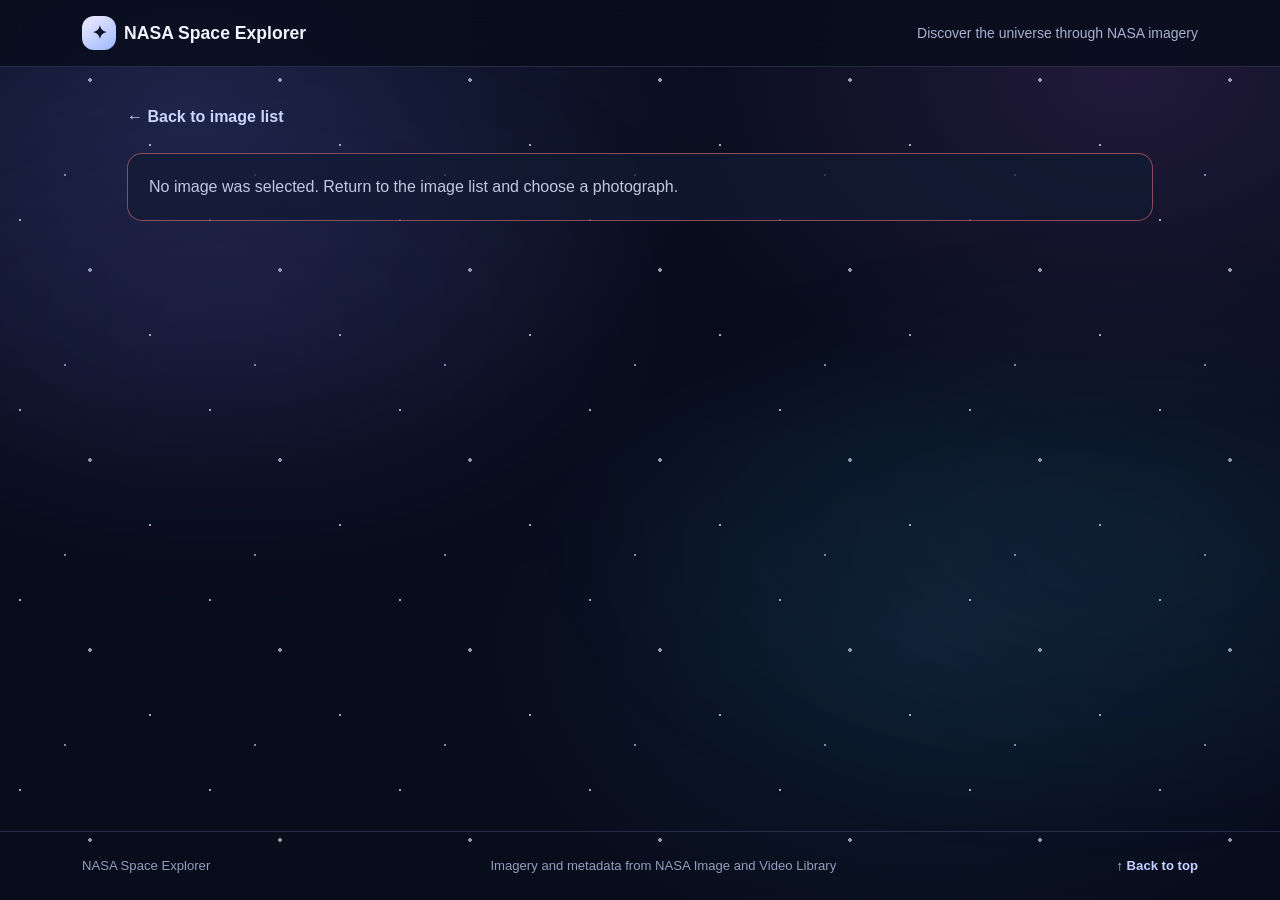
<file: midterm/view.html>
<!doctype html>
<html lang="en">

<head>
  <meta charset="utf-8">
  <meta name="viewport" content="width=device-width, initial-scale=1">
  <title>Image Details | NASA Space Explorer</title>
  <link href="https://cdn.jsdelivr.net/npm/bootstrap@5.3.8/dist/css/bootstrap.min.css" rel="stylesheet"
    integrity="sha384-sRIl4kxILFvY47J16cr9ZwB07vP4J8+LH7qKQnuqkuIAvNWLzeN8tE5YBujZqJLB" crossorigin="anonymous">

  <style>
    :root {
      --page: #080d1c;
      --line: rgba(190, 204, 255, 0.16);
      --text: #f1f3ff;
      --muted: #a7b2d0;
      --accent: #b8c7ff;
    }

    * {
      box-sizing: border-box;
    }

    html {
      scroll-behavior: smooth;
    }

    body {
      display: flex;
      flex-direction: column;
      min-height: 100vh;
      isolation: isolate;
      position: relative;
      overflow-x: hidden;
      background:
        radial-gradient(ellipse at 15% 12%, rgba(70, 83, 160, 0.32), transparent 34%),
        radial-gradient(ellipse at 88% 8%, rgba(108, 65, 151, 0.25), transparent 30%),
        radial-gradient(ellipse at 72% 72%, rgba(35, 103, 145, 0.16), transparent 34%),
        var(--page);
      color: var(--text);
      font-family: Arial, sans-serif;
    }

    body::before {
      content: "";
      position: fixed;
      inset: 0;
      z-index: -1;
      pointer-events: none;
      opacity: 0.65;
      background-image:
        radial-gradient(1px 1px at 20px 30px, #ffffff 98%, transparent),
        radial-gradient(2px 2px at 90px 80px, #dce5ff 98%, transparent),
        radial-gradient(1px 1px at 150px 145px, #ffffff 98%, transparent),
        radial-gradient(1px 1px at 65px 175px, #b8c7ff 98%, transparent);
      background-size: 190px 190px;
    }

    body::after {
      content: "";
      position: fixed;
      inset: -15%;
      z-index: -1;
      pointer-events: none;
      filter: blur(35px);
      background:
        radial-gradient(ellipse at 25% 38%, rgba(104, 83, 190, 0.12), transparent 28%),
        radial-gradient(ellipse at 78% 58%, rgba(54, 129, 178, 0.12), transparent 30%);
    }

    h1,
    h2,
    h3 {
      letter-spacing: -0.04em;
    }

    .muted {
      color: var(--muted);
    }

    .eyebrow {
      color: var(--accent);
      font-size: 0.75rem;
      font-weight: 700;
      letter-spacing: 0.16em;
      text-transform: uppercase;
    }

    .status {
      padding: 21px;
      border: 1px solid var(--line);
      border-radius: 15px;
      background: rgba(18, 27, 52, 0.72);
      color: #c0c9e1;
    }

    .navbar {
      border-bottom: 1px solid var(--line);
      background: rgba(8, 13, 28, 0.82);
      backdrop-filter: blur(16px);
    }

    .brand {
      color: var(--text);
      font-size: 1.1rem;
      font-weight: 700;
      text-decoration: none;
    }

    .brand-mark {
      display: inline-grid;
      place-items: center;
      width: 34px;
      height: 34px;
      margin-right: 8px;
      border-radius: 12px;
      color: #10152c;
      background: linear-gradient(145deg, #f0eaff, #9dbbff);
    }

    .main {
      flex: 1 0 auto;
      width: 100%;
      max-width: 1050px;
      padding-top: 38px;
      padding-bottom: 65px;
    }

    .back {
      color: #cbd6ff;
      font-weight: 700;
      text-decoration: none;
    }

    .back:hover {
      color: white;
    }

    .detail-panel {
      margin-top: 22px;
      --panel-padding: clamp(20px, 4vw, 40px);
      padding: var(--panel-padding);
      border: 1px solid var(--line);
      border-radius: 23px;
      background: linear-gradient(150deg, rgba(24, 34, 64, 0.96), rgba(13, 21, 42, 0.96));
      box-shadow: 0 25px 70px rgba(0, 0, 0, 0.22);
    }

    .detail-panel h1 {
      margin: 12px 0 20px;
      font-size: clamp(2rem, 5vw, 3.4rem);
      font-weight: 800;
      line-height: 1.12;
    }

    .hero-image {
      display: block;
      width: 100%;
      max-height: 620px;
      border: 1px solid var(--line);
      border-radius: 16px;
      background: #050912;
      object-fit: contain;
    }

    .description-wrap {
      margin: 24px 0;
    }

    .description {
      margin: 0;
      color: #bdc6df;
      font-size: 1rem;
      line-height: 1.8;
      white-space: pre-line;
    }

    .description.collapsed {
      display: -webkit-box;
      -webkit-line-clamp: 6;
      -webkit-box-orient: vertical;
      overflow: hidden;
    }

    .see-more {
      margin-top: 8px;
      padding: 0;
      border: 0;
      background: none;
      color: #cbd6ff;
      font-weight: 700;
    }

    .see-more:hover {
      color: white;
    }

    .facts {
      display: grid;
      grid-template-columns: repeat(auto-fit, minmax(180px, 1fr));
      gap: 12px;
    }

    .fact {
      min-width: 0;
      padding: 15px;
      border: 1px solid var(--line);
      border-radius: 13px;
      background: rgba(8, 14, 29, 0.42);
    }

    .fact-label {
      margin-bottom: 7px;
      color: #a1afd0;
      font-size: 0.72rem;
      letter-spacing: 0.08em;
      text-transform: uppercase;
    }

    .fact-value {
      color: #f0f2ff;
      font-weight: 600;
      line-height: 1.5;
      overflow-wrap: anywhere;
    }

    .credits {
      margin-top: 24px;
      padding-top: 16px;
      border-top: 1px solid var(--line);
    }

    .credit {
      color: #a4afca;
      font-size: 0.85rem;
      line-height: 1.7;
    }

    .source-link {
      display: inline-block;
      margin: calc(var(--panel-padding) - 8px) 0 0;
    }

    footer {
      flex-shrink: 0;
      padding: 24px 0;
      border-top: 1px solid var(--line);
      color: #929fbd;
      font-size: 0.82rem;
    }

    .back-top {
      color: #c4d0ff;
      font-weight: 700;
      text-decoration: none;
    }

    .back-top:hover {
      color: #fff;
    }

    a:focus-visible,
    button:focus-visible {
      outline: 2px solid #c4d0ff;
      outline-offset: 3px;
    }
  </style>
</head>

<body>
  <nav class="navbar sticky-top">
    <div class="container py-2">
      <a class="brand" href="index.html"><span class="brand-mark">✦</span>NASA Space Explorer</a>
      <span class="small muted d-none d-sm-inline">Discover the universe through NASA imagery</span>
    </div>
  </nav>

  <main class="container main">
    <a id="backLink" class="back" href="index.html">← Back to image list</a>

    <div id="statusArea" class="status mt-4">Loading image details...</div>

    <article id="detailPanel" class="detail-panel d-none">
      <div class="eyebrow">NASA image archive</div>
      <h1 id="imageTitle">Image title</h1>
      <img id="mainImage" class="hero-image" alt="">
      <div class="description-wrap">
        <p id="imageDescription" class="description collapsed"></p>
        <button id="descriptionToggle" class="see-more d-none" type="button" onclick="toggleDescription()">See more</button>
      </div>

      <div class="eyebrow mb-3">Image information</div>
      <div id="facts" class="facts"></div>

      <div class="credits">
        <div class="eyebrow mb-2">Credits and source</div>
        <p id="creditInfo" class="credit mb-2"></p>
        <a id="nasaSource" class="back source-link" href="#" target="_blank" rel="noopener noreferrer">View original record on NASA →</a>
      </div>
    </article>
  </main>

  <footer>
    <div class="container d-flex flex-wrap justify-content-center justify-content-sm-between text-center text-sm-start gap-2">
      <span>NASA Space Explorer</span>
      <span>Imagery and metadata from NASA Image and Video Library</span>
      <a class="back-top" href="#">↑ Back to top</a>
    </div>
  </footer>

  <script src="https://cdn.jsdelivr.net/npm/bootstrap@5.3.8/dist/js/bootstrap.bundle.min.js"
    integrity="sha384-FKyoEForCGlyvwx9Hj09JcYn3nv7wiPVlz7YYwJrWVcXK/BmnVDxM+D2scQbITxI"
    crossorigin="anonymous"></script>

  <script>
    const API_BASE = "https://images-api.nasa.gov";

    function escapeHtml(str){
      return String(str)
        .replace(/&/g, "&amp;")
        .replace(/</g, "&lt;")
        .replace(/>/g, "&gt;")
        .replace(/"/g, "&quot;");
    }

    var elStatusArea = document.getElementById("statusArea");
    var elDetailPanel = document.getElementById("detailPanel");
    var elImageTitle = document.getElementById("imageTitle");
    var elMainImage = document.getElementById("mainImage");
    var elImageDescription = document.getElementById("imageDescription");
    var elDescriptionToggle = document.getElementById("descriptionToggle");
    var elFacts = document.getElementById("facts");
    var elCreditInfo = document.getElementById("creditInfo");
    var elBackLink = document.getElementById("backLink");
    var elNasaSource = document.getElementById("nasaSource");

    const queryString = window.location.search;
    const urlParams = new URLSearchParams(queryString);
    const id = urlParams.get("id");
    const search = urlParams.get("q") || "";
    const page = urlParams.get("page") || "1";
    const isLatest = urlParams.get("latest") === "1";

    if(isLatest){
      elBackLink.href = "index.html?latest=1&page=" + page;
    } else if(search){
      elBackLink.href = "index.html?q=" + encodeURIComponent(search) + "&page=" + page;
    }

    function showError(message){
      elStatusArea.classList.remove("d-none");
      elStatusArea.textContent = message;
      elStatusArea.style.borderColor = "rgba(255, 130, 130, 0.5)";
      elDetailPanel.classList.add("d-none");
    }

    function toggleDescription(){
      var isCollapsed = elImageDescription.classList.toggle("collapsed");
      elDescriptionToggle.textContent = isCollapsed ? "See more" : "See less";
    }

    function addFact(label, value){
      if(!value){
        return;
      }

      elFacts.innerHTML += `
        <div class="fact">
          <div class="fact-label">`+escapeHtml(label)+`</div>
          <div class="fact-value">`+escapeHtml(value)+`</div>
        </div>
      `;
    }

    function formatDate(dateString){
      if(!dateString){
        return "";
      }

      return new Date(dateString).toLocaleDateString(undefined, {
        year: "numeric",
        month: "long",
        day: "numeric"
      });
    }

    function getPreviewUrl(item){
      var preview = (item.links || []).find(link => link.rel === "preview" && link.render === "image");
      return preview ? preview.href : "";
    }

    function getCredits(data){
      var credits = [];

      if(data.photographer){
        credits.push("Photographer: " + data.photographer);
      }
      if(data.secondary_creator){
        credits.push("Additional credit: " + data.secondary_creator);
      }
      if(data.center){
        credits.push("NASA center: " + data.center);
      }
      if(data.keywords && data.keywords.length > 0){
        credits.push("Keywords: " + data.keywords.slice(0, 10).join(", "));
      }

      return credits.join(" · ");
    }

    const getLargeImageUrl = async () => {
      try {
        const response = await fetch(API_BASE + "/asset/" + encodeURIComponent(id));
        if(!response.ok){
          return "";
        }

        const manifest = await response.json();
        var assets = manifest.collection.items || [];

        for(const size of ["orig", "medi", "larg"]){
          var pattern = new RegExp("~" + size + "(?:\\?|$)", "i");
          var match = assets.find(asset => pattern.test(asset.href || ""));

          if(match){
            return match.href;
          }
        }
      } catch (error) {
      }

      return "";
    }

    const getImageDetails = async () => {
      if(id == null || id === ""){
        showError("No image was selected. Return to the image list and choose a photograph.");
        return;
      }

      try {
        const searchParams = new URLSearchParams({
          nasa_id: id,
          media_type: "image"
        });

        const response = await fetch(API_BASE + "/search?" + searchParams.toString());
        if(!response.ok){
          throw new Error("NASA image lookup failed (" + response.status + ").");
        }

        const result = await response.json();
        var item = result.collection.items[0];

        if(!item || !item.data || !item.data[0]){
          throw new Error("NASA could not find this image record.");
        }

        var data = item.data[0];
        var imageUrl = (await getLargeImageUrl()) || getPreviewUrl(item);

        if(!imageUrl){
          throw new Error("No displayable image URL was provided for this NASA record.");
        }

        var title = data.title || "Untitled NASA image";

        document.title = title + " | NASA Space Explorer";
        elImageTitle.textContent = title;
        elImageDescription.textContent = data.description || data.description_508 || "No description is available for this NASA image.";

        elMainImage.onerror = function(){
          showError("The image file could not be displayed. Return to the list and try another photograph.");
        };
        elMainImage.src = imageUrl;
        elMainImage.alt = title;

        addFact("Date created", formatDate(data.date_created));
        addFact("NASA center", data.center);
        addFact("NASA ID", data.nasa_id || id);
        addFact("Media type", data.media_type || "Image");
        addFact("Location", data.location);
        addFact("Photographer", data.photographer || data.secondary_creator);

        elCreditInfo.textContent = getCredits(data) || "Credit information was not provided in this record. Please check the NASA source record.";
        elNasaSource.href = "https://images.nasa.gov/details/" + encodeURIComponent(id);

        elStatusArea.classList.add("d-none");
        elDetailPanel.classList.remove("d-none");

        if(elImageDescription.scrollHeight > elImageDescription.clientHeight){
          elDescriptionToggle.classList.remove("d-none");
        }
      } catch (error) {
        showError(error.message + " Please return to the list and try another image.");
      }
    }

    getImageDetails();
  </script>
</body>

</html>
</file>
<file: activity-1/css/style.css>
:root {
  --ink: #1c3b37;
  --body: #3f5754;
  --muted: #5b706d;
  --line: rgba(28, 59, 55, 0.1);

  --sage-dark: #3f6b53;
  --radius: 26px;
  --radius-sm: 16px;

  --glass: linear-gradient(135deg, rgba(255, 255, 255, 0.66), rgba(255, 255, 255, 0.34));
  --glass-border: rgba(255, 255, 255, 0.8);
  --glass-shadow: 0 8px 32px rgba(40, 90, 80, 0.09), inset 0 1px 0 rgba(255, 255, 255, 0.85);
  --glass-shadow-hover: 0 16px 44px rgba(40, 90, 80, 0.15), inset 0 1px 0 rgba(255, 255, 255, 0.95);

  --bs-body-font-family: "Plus Jakarta Sans", system-ui, -apple-system, "Segoe UI", sans-serif;
}

.accent-sage     { --accent-rgb: 111, 168, 134; --accent-fg: #35654d; }
.accent-lavender { --accent-rgb: 152, 134, 208; --accent-fg: #5a4a9c; }
.accent-blue     { --accent-rgb: 104, 164, 214; --accent-fg: #305f8c; }
.accent-peach    { --accent-rgb: 240, 166, 122; --accent-fg: #9a5530; }
.accent-teal     { --accent-rgb: 84, 178, 172;  --accent-fg: #26726e; }
.accent-yellow   { --accent-rgb: 239, 203, 105; --accent-fg: #80621a; }
.accent-pink     { --accent-rgb: 220, 145, 184; --accent-fg: #873f69; }
.accent-rose     { --accent-rgb: 226, 142, 164; --accent-fg: #9b4560; }

html {
  scroll-behavior: smooth;
  background: #edf5f1;
}

body {
  background: transparent;
  color: var(--body);
  font-family: var(--bs-body-font-family);
  line-height: 1.65;
  overflow-x: hidden;
}

.ambient {
  position: fixed;
  inset: 0;
  z-index: -1;
  overflow: hidden;
  pointer-events: none;
  background: linear-gradient(160deg, #f1f8f3 0%, #e8f3f5 48%, #f3effa 100%);
}

.blob {
  position: absolute;
  border-radius: 50%;
  filter: blur(80px);
  opacity: 0.75;
}

.blob-sage     { width: 46vmax; height: 46vmax; top: -14vmax; left: -12vmax; background: #b7dcc6; }
.blob-sky      { width: 40vmax; height: 40vmax; top: 8vh;     right: -16vmax; background: #b9d9f0; }
.blob-lavender { width: 44vmax; height: 44vmax; bottom: -18vmax; left: 8vw;   background: #d9d0f2; }
.blob-peach    { width: 34vmax; height: 34vmax; bottom: 2vh;  right: -10vmax; background: #f8dcc6; opacity: 0.65; }

h1, h2, h3, h4 {
  color: var(--ink);
  letter-spacing: -0.02em;
}

.page-section {
  padding-bottom: 4rem;
  scroll-margin-top: 90px;
}

.nav-wrap {
  padding-top: 0.8rem;
}

.studyspace-nav {
  background: rgba(255, 255, 255, 0.55);
  -webkit-backdrop-filter: blur(18px) saturate(150%);
  backdrop-filter: blur(18px) saturate(150%);
  border: 1px solid var(--glass-border);
  border-radius: 22px;
  box-shadow: var(--glass-shadow);
  padding: 0.55rem 1rem;
}

.wordmark {
  display: inline-flex;
  align-items: center;
  gap: 0.6rem;
  font-weight: 800;
  font-size: 1.2rem;
  letter-spacing: -0.03em;
  color: var(--ink);
}

.wordmark-mark {
  display: inline-grid;
  place-items: center;
  width: 34px;
  height: 34px;
  border-radius: 11px;
  background: linear-gradient(135deg, #7fb89a, #5aa9a4);
  color: #fff;
  font-size: 0.95rem;
  box-shadow: 0 4px 12px rgba(90, 169, 164, 0.35);
}

.small-wordmark {
  font-size: 1rem;
}

.studyspace-nav .nav-link {
  color: var(--muted);
  font-weight: 600;
  font-size: 0.93rem;
  padding: 0.5rem 1rem;
  border-radius: 999px;
  transition: background 0.2s ease, color 0.2s ease;
}

.studyspace-nav .nav-link:hover {
  color: var(--ink);
  background: rgba(255, 255, 255, 0.7);
}

.studyspace-nav .nav-link.active {
  color: var(--ink);
  background: rgba(255, 255, 255, 0.9);
  box-shadow: 0 2px 8px rgba(40, 90, 80, 0.08);
}

.profile-pill {
  background: rgba(255, 255, 255, 0.7);
  border: 1px solid var(--glass-border);
  border-radius: 999px;
  padding: 0.28rem 0.95rem 0.28rem 0.28rem;
  font-weight: 600;
  font-size: 0.86rem;
  color: var(--ink);
}

.profile-avatar {
  display: inline-grid;
  place-items: center;
  width: 30px;
  height: 30px;
  border-radius: 50%;
  background: rgba(152, 134, 208, 0.25);
  color: #5a4a9c;
}

.bento-card {
  position: relative;
  display: flex;
  flex-direction: column;
  min-width: 0;
  overflow: hidden;
  overflow-wrap: anywhere;
  padding: 1.7rem;
  background: var(--glass);
  -webkit-backdrop-filter: blur(18px) saturate(150%);
  backdrop-filter: blur(18px) saturate(150%);
  border: 1px solid var(--glass-border);
  border-radius: var(--radius);
  box-shadow: var(--glass-shadow);
  transition: transform 0.3s ease, box-shadow 0.3s ease;
}

.bento-card:hover {
  transform: translateY(-3px);
  box-shadow: var(--glass-shadow-hover);
}

.subject-card::after,
.quote-card::after {
  content: "";
  position: absolute;
  top: -50px;
  right: -50px;
  width: 150px;
  height: 150px;
  border-radius: 50%;
  background: rgba(var(--accent-rgb), 0.28);
  filter: blur(6px);
  pointer-events: none;
}

.body-text {
  font-size: 0.95rem;
  color: var(--body);
}

.meta-text {
  font-size: 0.82rem;
  color: var(--muted);
}

.meta-link {
  font-size: 0.85rem;
  font-weight: 600;
  color: var(--sage-dark);
  text-decoration: none;
}

.meta-link:hover {
  color: var(--ink);
}

.btn {
  font-weight: 600;
  border-radius: 999px;
  padding: 0.6rem 1.25rem;
  transition: transform 0.2s ease, background 0.2s ease, color 0.2s ease, box-shadow 0.2s ease;
}

.btn-sm {
  padding: 0.5rem 1.1rem;
}

.btn:hover {
  transform: translateY(-1px);
}

.btn-ink {
  background: var(--ink);
  color: #fff;
  border: 1px solid var(--ink);
  box-shadow: 0 6px 16px rgba(28, 59, 55, 0.2);
}

.btn-ink:hover,
.btn-ink:focus {
  background: var(--sage-dark);
  border-color: var(--sage-dark);
  color: #fff;
}

.btn-glass {
  background: rgba(255, 255, 255, 0.65);
  color: var(--ink);
  border: 1px solid var(--glass-border);
}

.btn-glass:hover {
  background: rgba(255, 255, 255, 0.95);
  color: var(--ink);
}

.btn:focus-visible,
a:focus-visible {
  outline: 3px solid rgba(63, 107, 83, 0.45);
  outline-offset: 2px;
}

.welcome-card {
  padding: 2.2rem;
  justify-content: flex-start;
}

.display-heading {
  font-size: clamp(2.1rem, 5.2vw, 3.5rem);
  font-weight: 800;
  line-height: 1.08;
  letter-spacing: -0.04em;
  margin: 1rem 0 0.9rem;
}

.lead-text {
  font-size: 1.12rem;
  color: var(--muted);
  margin-bottom: 1.8rem;
}

.date-chip {
  align-self: flex-start;
  display: inline-flex;
  align-items: center;
  gap: 0.45rem;
  background: rgba(255, 255, 255, 0.7);
  border: 1px solid var(--glass-border);
  border-radius: 999px;
  padding: 0.35rem 0.95rem;
  font-size: 0.82rem;
  font-weight: 600;
  color: var(--sage-dark);
}

.quote-card {
  justify-content: center;
  padding: 2rem;
}

.quote-card > * {
  position: relative;
  z-index: 1;
}

.quote-icon {
  font-size: 2.4rem;
  line-height: 1;
  color: var(--accent-fg);
  opacity: 0.7;
}

.quote-text {
  font-size: 1.1rem;
  font-weight: 600;
  color: var(--ink);
  line-height: 1.5;
  margin: 0.2rem 0 0.8rem;
}

.fact-card {
  flex-direction: row;
  align-items: center;
  gap: 1rem;
  padding: 1.15rem 1.3rem;
}

.stat-label {
  display: block;
  font-size: 0.72rem;
  font-weight: 700;
  text-transform: uppercase;
  letter-spacing: 0.07em;
  color: var(--muted);
}

.fact-value {
  display: block;
  font-weight: 700;
  font-size: 1.02rem;
  color: var(--ink);
  line-height: 1.3;
}

.section-head {
  margin-bottom: 1.7rem;
}

.section-eyebrow {
  display: inline-block;
  font-size: 0.75rem;
  font-weight: 700;
  letter-spacing: 0.1em;
  text-transform: uppercase;
  color: var(--sage-dark);
  background: rgba(255, 255, 255, 0.65);
  border: 1px solid var(--glass-border);
  border-radius: 999px;
  padding: 0.28rem 0.85rem;
  margin-bottom: 0.7rem;
}

.section-title {
  font-size: clamp(1.8rem, 4vw, 2.6rem);
  font-weight: 800;
  letter-spacing: -0.04em;
  margin-bottom: 0.2rem;
}

.section-subtitle {
  color: var(--muted);
  font-size: 1.05rem;
  margin-bottom: 0;
}

.subject-grid {
  display: grid;
  grid-template-columns: minmax(0, 1fr);
  gap: 1rem;
}

.subject-grid-item,
.subject-grid-item .subject-card {
  min-width: 0;
  height: 100%;
}

@media (min-width: 600px) {
  .subject-grid { grid-template-columns: repeat(2, minmax(0, 1fr)); }
  .planner-grid > * { grid-column: auto; grid-row: auto; }
}

@media (min-width: 992px) {
  .subject-grid { grid-template-columns: repeat(12, minmax(0, 1fr)); }
  .planner-grid { grid-template-rows: repeat(3, minmax(0, 1fr)); }
  .planner-web { grid-column: 1 / span 8; grid-row: 1; }
  .planner-elective { grid-column: 9 / span 4; grid-row: 1; }
  .planner-sia { grid-column: 1 / span 4; grid-row: 2; }
  .planner-art { grid-column: 5 / span 4; grid-row: 2; }
  .planner-research { grid-column: 9 / span 4; grid-row: 2; }
  .planner-database { grid-column: 1 / span 4; grid-row: 3; }
  .planner-multimedia { grid-column: 5 / span 8; grid-row: 3; }
}

.subject-note {
  position: relative;
  z-index: 1;
  margin: 0.25rem 0 0.35rem;
  padding: 0.75rem 0.9rem;
  border-radius: var(--radius-sm);
  background: rgba(var(--accent-rgb), 0.13);
  color: var(--body);
  font-size: 0.84rem;
  line-height: 1.5;
}

.subject-note strong {
  color: var(--accent-fg);
}

.subject-top {
  position: relative;
  z-index: 1;
  display: flex;
  align-items: center;
  gap: 0.6rem;
  margin-bottom: 1.1rem;
}

.subject-icon {
  display: inline-grid;
  place-items: center;
  flex: 0 0 auto;
  width: 48px;
  height: 48px;
  border-radius: 15px;
  background: rgba(var(--accent-rgb, 111, 168, 134), 0.25);
  color: var(--accent-fg, #35654d);
  font-size: 1.35rem;
  border: 1px solid rgba(255, 255, 255, 0.7);
}

.category-badge {
  background: rgba(255, 255, 255, 0.7);
  color: var(--muted);
  border: 1px solid var(--glass-border);
  font-weight: 600;
  font-size: 0.72rem;
  border-radius: 999px;
  padding: 0.35rem 0.75rem;
  white-space: normal;
  text-align: left;
}

.subject-name {
  position: relative;
  z-index: 1;
  font-size: 1.22rem;
  font-weight: 700;
  margin-bottom: 0.5rem;
}

.subject-featured .subject-name {
  font-size: 1.55rem;
}

.subject-card .body-text,
.subject-card .btn,
.keyword-list,
.meet-list {
  position: relative;
  z-index: 1;
}

.keyword-list {
  margin-bottom: 0.4rem;
}

.keyword-list li {
  font-size: 0.75rem;
  font-weight: 600;
  color: var(--accent-fg);
  background: rgba(var(--accent-rgb), 0.18);
  border-radius: 999px;
  padding: 0.2rem 0.75rem;
  margin: 0 0.3rem 0.4rem 0 !important;
}

.meet-list {
  margin-top: 0.6rem;
  margin-bottom: 1.1rem;
  padding-top: 0.9rem;
  border-top: 1px solid var(--line);
}

.meet-list li {
  display: flex;
  flex-wrap: wrap;
  align-items: center;
  gap: 0.35rem 0.6rem;
  font-size: 0.83rem;
  color: var(--body);
}

.meet-list li + li {
  margin-top: 0.5rem;
}

.meet-list > li > i {
  color: var(--accent-fg);
}

.meet-time {
  font-weight: 600;
  color: var(--ink);
}

.place-chip {
  display: inline-flex;
  align-items: center;
  gap: 0.3rem;
  font-size: 0.74rem;
  font-weight: 600;
  color: var(--ink);
  background: rgba(255, 255, 255, 0.75);
  border: 1px solid var(--glass-border);
  border-radius: 999px;
  padding: 0.18rem 0.65rem;
  white-space: nowrap;
}

.place-online {
  color: #305f8c;
}

.place-tba {
  color: var(--muted);
  border-style: dashed;
  border-color: rgba(28, 59, 55, 0.25);
}

.site-footer {
  padding: 0 0 2rem;
}

.site-footer .container {
  padding-top: 1.4rem;
  border-top: 1px solid var(--line);
}
</file>
<file: activity-2/style.css>
:root {
  --nav-h: 83px;
  --blush: #ffd6e0;
  --blush-deep: #c94873;
  --cream: #fff8ee;
  --lavender: #e4d9fa;
  --lavender-deep: #6f58b3;
  --mint: #cdefe0;
  --mint-deep: #2f7d5e;

  --ink: #4a3340;
  --muted: #7d6671;

  --radius: 26px;
  --shadow: 0 10px 30px rgba(201, 72, 115, 0.12);
  --shadow-hover: 0 18px 42px rgba(201, 72, 115, 0.22);

  --bs-body-font-family: "Plus Jakarta Sans", system-ui, -apple-system, "Segoe UI", sans-serif;
}

.accent-blush    { --accent-rgb: 244, 143, 177; --accent-fg: #a8365c; }
.accent-mint     { --accent-rgb: 111, 190, 160; --accent-fg: #2a6f53; }
.accent-lavender { --accent-rgb: 152, 134, 208; --accent-fg: #5a4a9c; }

html {
  scroll-behavior: smooth;
  background: var(--cream);
}

body {
  background: transparent;
  color: var(--ink);
  font-family: var(--bs-body-font-family);
  line-height: 1.65;
  overflow-x: hidden;
}

h1, h2, h3 {
  font-family: "Fredoka", var(--bs-body-font-family);
  color: var(--ink);
}

#home, #menu {
  scroll-margin-top: 90px;
}

.hero-section {
  display: flex;
  align-items: center;
  min-height: calc(100vh - var(--nav-h));
  min-height: calc(100svh - var(--nav-h));
  padding: 1.5rem 0 2.5rem;
}

.hero-section > .container {
  width: 100%;
}

@media (min-width: 992px) {
  .hero-row {
    min-height: calc(100svh - var(--nav-h) - 6rem);
  }
}

.ambient {
  position: fixed;
  inset: 0;
  z-index: -1;
  overflow: hidden;
  pointer-events: none;
  background: linear-gradient(160deg, #fff8ee 0%, #fff0f4 50%, #f5f0ff 100%);
}

.blob {
  position: absolute;
  border-radius: 50%;
  filter: blur(80px);
  opacity: 0.75;
}

.blob-blush    { width: 44vmax; height: 44vmax; top: -14vmax;   left: -12vmax;  background: #ffc4d4; }
.blob-lavender { width: 40vmax; height: 40vmax; top: 10vh;      right: -16vmax; background: #dccff8; }
.blob-mint     { width: 40vmax; height: 40vmax; bottom: -16vmax; left: 6vw;      background: #c4ecd9; }
.blob-cream    { width: 32vmax; height: 32vmax; bottom: 4vh;    right: -10vmax; background: #ffe9c9; opacity: 0.7; }

.nav-wrap {
  padding-top: 0.8rem;
}

.cafe-nav {
  background: rgba(255, 255, 255, 0.6);
  -webkit-backdrop-filter: blur(18px) saturate(150%);
  backdrop-filter: blur(18px) saturate(150%);
  border: 1px solid rgba(255, 255, 255, 0.85);
  border-radius: 22px;
  box-shadow: var(--shadow);
  padding: 0.75rem 1.2rem;
}

.wordmark {
  display: inline-flex;
  align-items: center;
  gap: 0.6rem;
  font-family: "Fredoka", sans-serif;
  font-weight: 700;
  font-size: 1.45rem;
  color: var(--ink);
  text-decoration: none;
}

.wordmark-mark {
  display: inline-grid;
  place-items: center;
  width: 42px;
  height: 42px;
  border-radius: 14px;
  background: var(--blush);
  font-size: 1.25rem;
}

.small-wordmark {
  font-size: 1.05rem;
}

.nav-pill {
  color: var(--muted);
  font-weight: 600;
  font-size: 1rem;
  text-decoration: none;
  padding: 0.55rem 1.15rem;
  border-radius: 999px;
  transition: background 0.2s ease, color 0.2s ease;
}

.nav-pill:hover {
  background: var(--blush);
  color: var(--blush-deep);
}

.nav-pill.active {
  background: var(--blush);
  color: var(--blush-deep);
  box-shadow: 0 3px 10px rgba(201, 72, 115, 0.18);
}

.glass-card {
  position: relative;
  background: linear-gradient(135deg, rgba(255, 255, 255, 0.75), rgba(255, 255, 255, 0.4));
  -webkit-backdrop-filter: blur(18px) saturate(150%);
  backdrop-filter: blur(18px) saturate(150%);
  border: 1px solid rgba(255, 255, 255, 0.9);
  border-radius: var(--radius);
  box-shadow: var(--shadow);
}

.eyebrow {
  display: inline-block;
  align-self: flex-start;
  font-size: 0.75rem;
  font-weight: 700;
  letter-spacing: 0.1em;
  text-transform: uppercase;
  color: var(--blush-deep);
  background: rgba(255, 255, 255, 0.8);
  border: 1px solid rgba(255, 255, 255, 0.9);
  border-radius: 999px;
  padding: 0.3rem 0.9rem;
}

.hero-card {
  display: flex;
  flex-direction: column;
  justify-content: center;
  gap: 0.4rem;
  padding: clamp(1.8rem, 4vw, 3.5rem);
}

.hero-title {
  font-size: clamp(2.6rem, 7vw, 5rem);
  font-weight: 700;
  line-height: 1.06;
  margin: 1.1rem 0 0.9rem;
}

.hero-text {
  font-size: clamp(1.1rem, 1.7vw, 1.4rem);
  color: var(--muted);
  max-width: 38rem;
  margin-bottom: 2rem;
}

.hero-art {
  position: relative;
  min-height: 340px;
  overflow: hidden;
  background: linear-gradient(135deg, var(--lavender), var(--blush));
}

.hero-photo {
  position: absolute;
  inset: 0;
  width: 100%;
  height: 100%;
  object-fit: cover;
}

.btn {
  font-weight: 700;
  border-radius: 999px;
  transition: transform 0.2s ease, background 0.2s ease, color 0.2s ease, box-shadow 0.2s ease;
}

.btn:hover {
  transform: translateY(-2px);
}

.btn-blush {
  background: var(--blush-deep);
  border: 1px solid var(--blush-deep);
  color: #fff;
  padding: 0.7rem 1.8rem;
  box-shadow: 0 8px 20px rgba(201, 72, 115, 0.3);
}

.btn-blush:hover,
.btn-blush:focus {
  background: #b13a63;
  border-color: #b13a63;
  color: #fff;
}

.btn-filter {
  background: rgba(255, 255, 255, 0.85);
  border: 1px solid var(--blush);
  color: var(--ink);
  padding: 0.5rem 1.2rem;
  font-size: 0.92rem;
}

.btn-filter:hover {
  background: var(--blush);
  color: var(--ink);
}

.btn-filter.active {
  background: var(--blush-deep);
  border-color: var(--blush-deep);
  color: #fff;
}

.btn:focus-visible,
a:focus-visible,
.form-control:focus-visible {
  outline: 3px solid rgba(201, 72, 115, 0.45);
  outline-offset: 2px;
}

.section-title {
  font-size: clamp(1.9rem, 4vw, 2.7rem);
  font-weight: 700;
  margin: 0.7rem 0 0.2rem;
}

.section-subtitle {
  color: var(--muted);
  margin-bottom: 0;
}

.filter-card {
  padding: 1.1rem 1.3rem;
}

.search-group .input-group-text,
.search-group .form-control {
  background: rgba(255, 255, 255, 0.9);
  border: 1px solid var(--blush);
  color: var(--ink);
}

.search-group .input-group-text {
  border-radius: 999px 0 0 999px;
  padding-left: 1rem;
}

.search-group .form-control {
  border-radius: 0 999px 999px 0;
  padding: 0.6rem 1rem;
  box-shadow: none;
}

.search-group .form-control:focus {
  border-color: var(--blush-deep);
}

.message-box {
  background: rgba(255, 255, 255, 0.75);
  border: 2px dashed var(--blush);
  border-radius: var(--radius);
  color: var(--muted);
  font-weight: 600;
  padding: 2rem 1.2rem;
  margin-bottom: 1.5rem;
}

.menu-card {
  position: relative;
  display: flex;
  flex-direction: column;
  overflow: hidden;
  background: rgba(255, 255, 255, 0.85);
  border: 1px solid rgba(255, 255, 255, 0.95);
  border-radius: var(--radius);
  box-shadow: var(--shadow);
  transition: transform 0.3s ease, box-shadow 0.3s ease;
}

.menu-card:hover {
  transform: translateY(-5px);
  box-shadow: var(--shadow-hover);
}

.menu-img {
  display: block;
  width: 100%;
  aspect-ratio: 4 / 3;
  object-fit: cover;
}

.menu-body {
  display: flex;
  flex: 1;
  flex-direction: column;
  align-items: flex-start;
  padding: 1.3rem 1.4rem 1.4rem;
}

.category-badge {
  background: rgba(var(--accent-rgb), 0.2);
  color: var(--accent-fg);
  font-weight: 700;
  font-size: 0.72rem;
  border-radius: 999px;
  padding: 0.4rem 0.85rem;
}

.menu-name {
  font-size: 1.35rem;
  font-weight: 600;
  margin: 0.8rem 0 0.3rem;
}

.menu-desc {
  font-size: 0.93rem;
  color: var(--muted);
  margin-bottom: 1rem;
}

.menu-price {
  margin-top: auto;
  font-family: "Fredoka", sans-serif;
  font-size: 1.3rem;
  font-weight: 600;
  color: var(--accent-fg);
  background: rgba(var(--accent-rgb), 0.15);
  border-radius: 999px;
  padding: 0.15rem 1rem;
}

.site-footer {
  padding: 0 0 2rem;
}

.site-footer .container {
  padding-top: 1.4rem;
  border-top: 1px solid rgba(74, 51, 64, 0.12);
}

.meta-text {
  font-size: 0.85rem;
  color: var(--muted);
}

.meta-link {
  font-size: 0.85rem;
  font-weight: 700;
  color: var(--blush-deep);
  text-decoration: none;
}

@media (max-width: 575.98px) {
  .hero-card {
    padding: 1.6rem;
  }
  .hero-art {
    min-height: 300px;
  }
  .wordmark {
    font-size: 1.15rem;
    gap: 0.5rem;
    white-space: nowrap;
  }
  .wordmark-mark {
    width: 38px;
    height: 38px;
    font-size: 1.1rem;
  }
  .cafe-nav {
    padding: 0.7rem 0.9rem;
  }
  .nav-pill {
    font-size: 0.95rem;
    padding: 0.5rem 0.75rem;
  }
}

.hero-card .eyebrow {
  font-size: 0.85rem;
  padding: 0.4rem 1.1rem;
}

.hero-card .btn-blush {
  font-size: 1.2rem;
  padding: 0.9rem 2.3rem;
}
</file>
